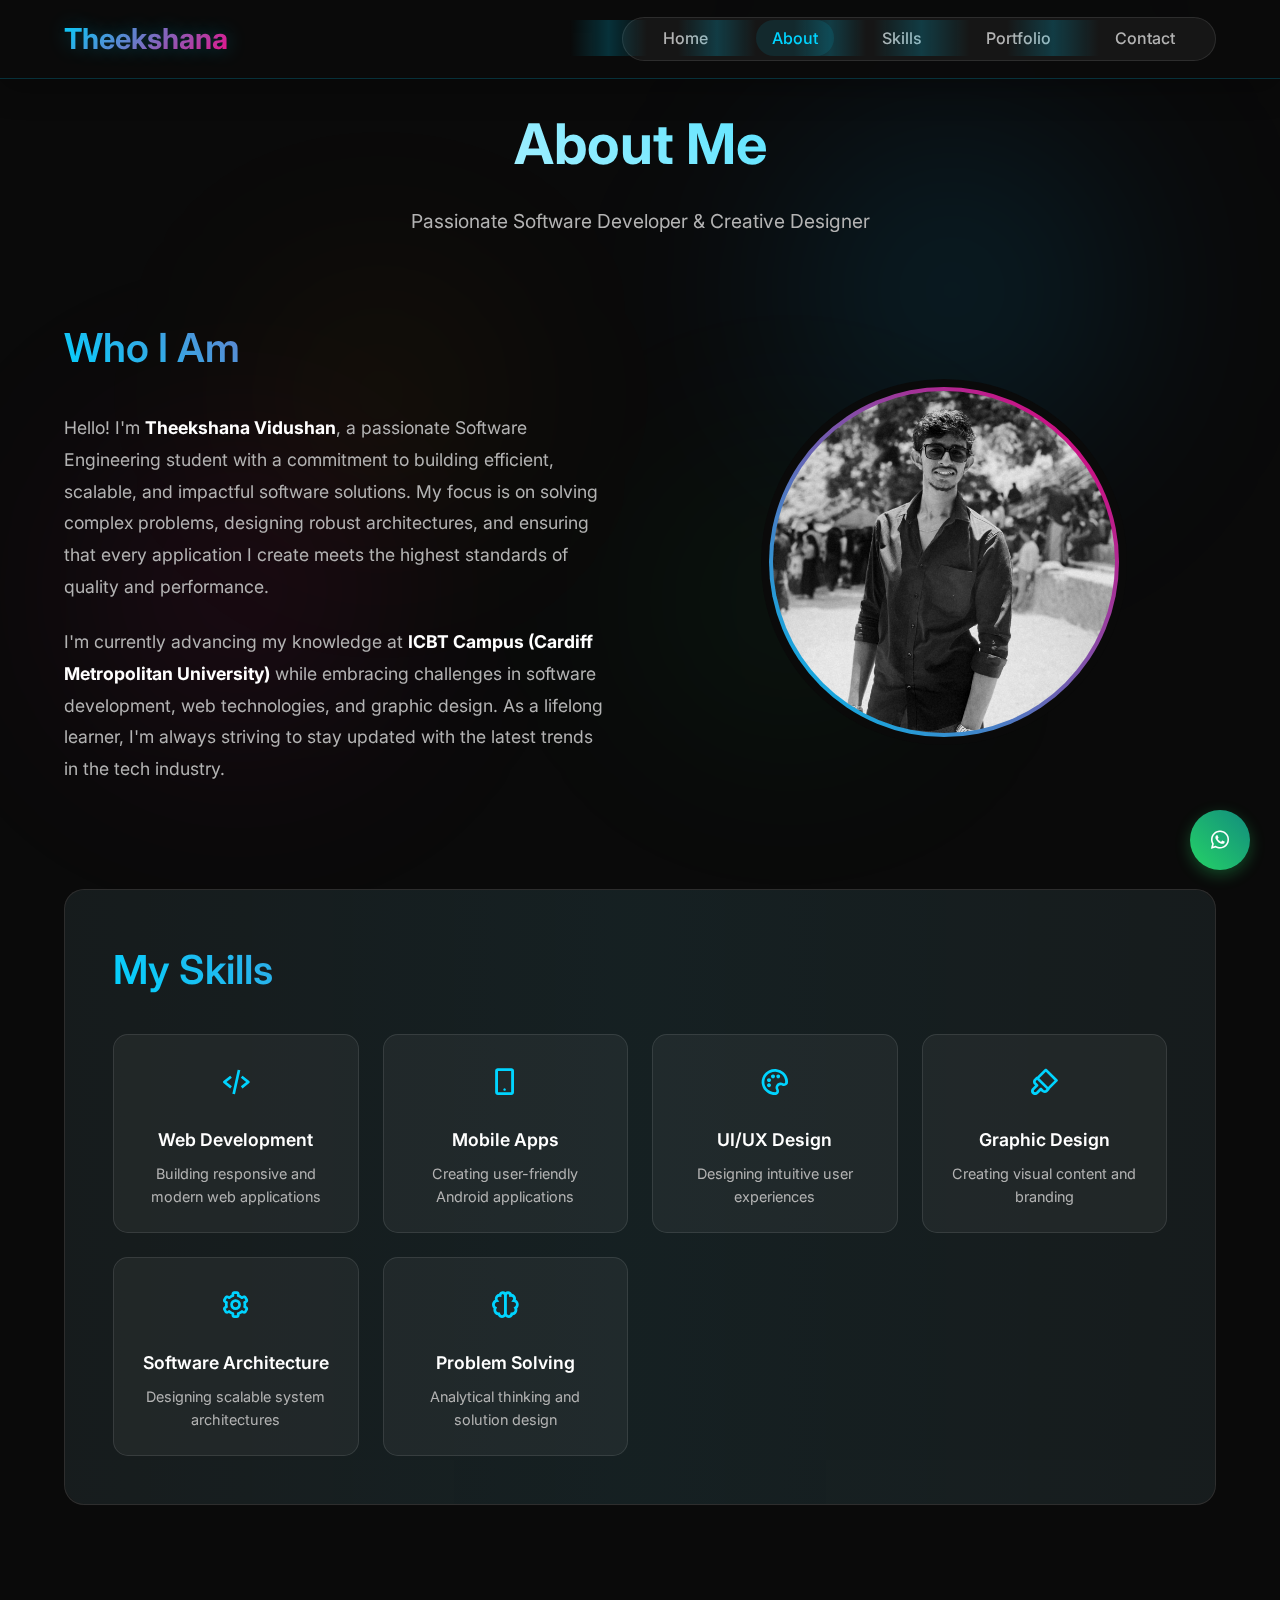
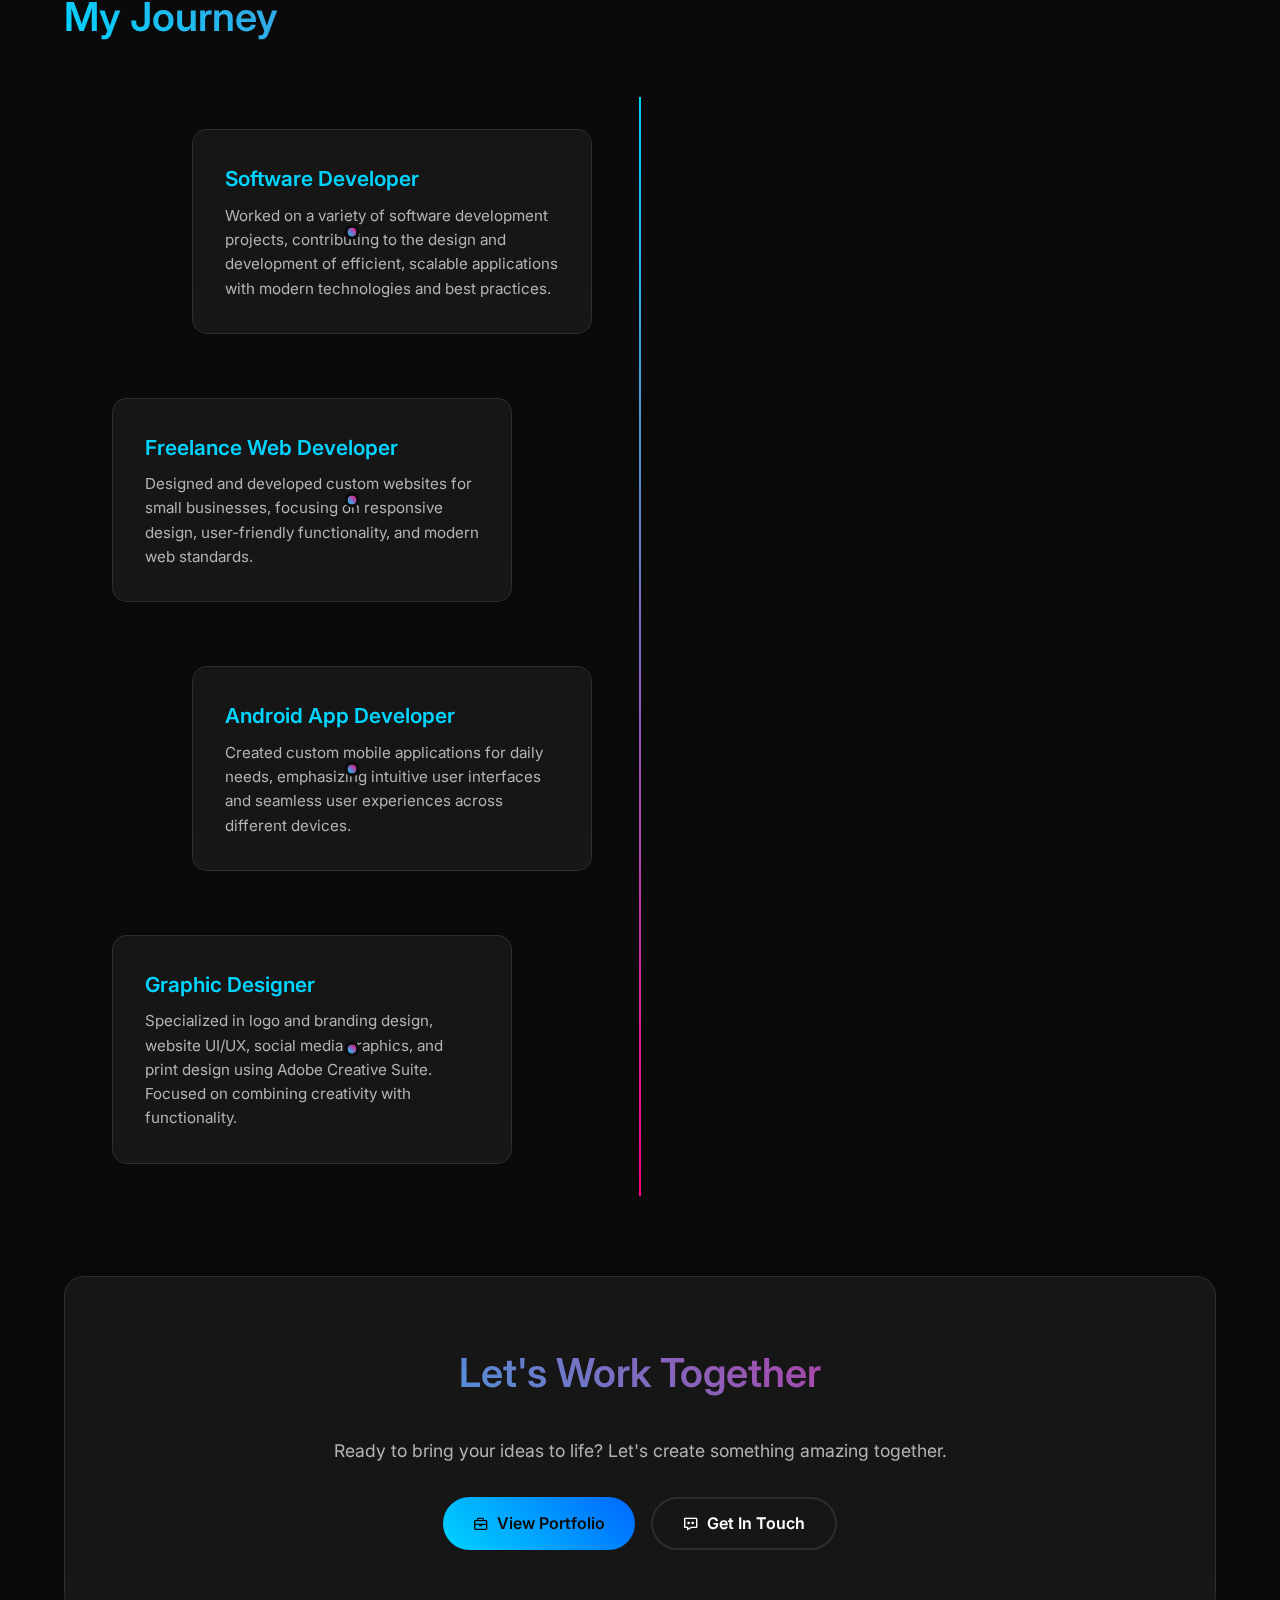
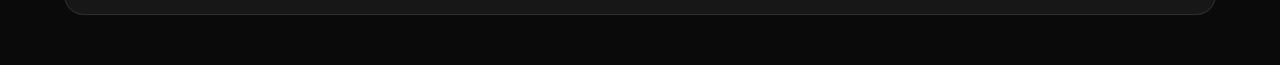
<file: about.html>
<!DOCTYPE html>
<html lang="en">
<head>
    <meta charset="UTF-8">
    <meta name="viewport" content="width=device-width, initial-scale=1.0">
    <title>About Me - Theekshana Vidushan</title>
    <link rel="stylesheet" href="https://cdn.jsdelivr.net/npm/boxicons@latest/css/boxicons.min.css">
    <style>
        @import url('https://fonts.googleapis.com/css2?family=Inter:wght@300;400;500;600;700&display=swap');

        :root {
            --primary-color: #00d4ff;
            --secondary-color: #0066ff;
            --accent-color: #ff0080;
            --text-primary: #ffffff; 
            --text-secondary: #b3b3b3;
            --bg-primary: #0a0a0a;
            --bg-secondary: #111111; 
            --bg-card: rgba(255, 255, 255, 0.05); 
            --border-color: rgba(255, 255, 255, 0.1); 
        }

        * {
            margin: 0;
            padding: 0;
            box-sizing: border-box;
        }

        body {  
            font-family: 'Inter', sans-serif;
            background: var(--bg-primary);
            color: var(--text-primary);
            line-height: 1.6;
            overflow-x: hidden;
        }

        /* Enhanced Animated Background */
        .animated-bg {
            position: fixed;
            top: 0;
            left: 0;
            width: 100%;
            height: 100%;
            z-index: -1;
            overflow: hidden;
        }

        .bg-element {
            position: absolute;
            border-radius: 50%;
            filter: blur(100px);
            animation: morphFloat 8s ease-in-out infinite;
        }

        .bg-element:nth-child(1) {
            width: 400px;
            height: 400px;
            top: 10%;
            right: 10%;
            background: radial-gradient(circle, rgba(0, 212, 255, 0.15) 0%, rgba(0, 102, 255, 0.05) 70%);
            animation-delay: 0s;
        }

        .bg-element:nth-child(2) {
            width: 350px;
            height: 350px;
            bottom: 15%;
            left: 5%;
            background: radial-gradient(circle, rgba(255, 0, 128, 0.12) 0%, rgba(188, 42, 141, 0.04) 70%);
            animation-delay: 3s;
        }

        .bg-element:nth-child(3) {
            width: 300px;
            height: 300px;
            top: 50%;
            left: 50%;
            background: radial-gradient(circle, rgba(0, 255, 128, 0.08) 0%, rgba(37, 211, 102, 0.03) 70%);
            animation-delay: 6s;
        }

        .bg-element:nth-child(4) {
            width: 250px;
            height: 250px;
            top: 30%;
            left: 20%;
            background: radial-gradient(circle, rgba(255, 128, 0, 0.1) 0%, rgba(255, 165, 0, 0.03) 70%);
            animation-delay: 2s;
        }

        @keyframes morphFloat {
            0%, 100% { 
                transform: translateY(0px) translateX(0px) scale(1) rotate(0deg);
                border-radius: 50% 40% 60% 30%;
            }
            25% { 
                transform: translateY(-30px) translateX(20px) scale(1.1) rotate(90deg);
                border-radius: 30% 60% 40% 70%;
            }
            50% { 
                transform: translateY(-10px) translateX(-15px) scale(0.9) rotate(180deg);
                border-radius: 70% 30% 50% 60%;
            }
            75% { 
                transform: translateY(20px) translateX(10px) scale(1.05) rotate(270deg);
                border-radius: 40% 70% 30% 50%;
            }
        }

        /* Enhanced Header with Glassmorphism */
        .header {
            position: fixed;
            top: 0;
            left: 0;
            width: 100%;
            padding: 1rem 5%;
            background: rgba(10, 10, 10, 0.8);
            backdrop-filter: blur(20px);
            border-bottom: 1px solid rgba(0, 212, 255, 0.2);
            box-shadow: 0 8px 32px rgba(0, 0, 0, 0.3);
            z-index: 1000;
            transition: all 0.3s ease;
        }

        .header.scrolled {
            background: rgba(5, 5, 5, 0.95);
            border-bottom-color: rgba(0, 212, 255, 0.4);
        }

        .navbar {
            display: flex;
            align-items: center;
            justify-content: space-between;
            max-width: 1400px;
            margin: 0 auto;
        }

        .logo {
            font-size: 1.8rem;
            font-weight: 700;
            background: linear-gradient(135deg, var(--primary-color), var(--accent-color));
            background-clip: text;
            -webkit-background-clip: text;
            -webkit-text-fill-color: transparent;
            transition: all 0.3s ease;
            text-shadow: 0 0 20px rgba(0, 212, 255, 0.3);
            cursor: pointer;
        }

        .logo:hover {
            filter: brightness(1.2);
            transform: scale(1.05);
        }

        /* Enhanced Navigation */
        .nav-menu {
            display: flex;
            list-style: none;
            gap: 2rem;
            background: rgba(255, 255, 255, 0.05);
            padding: 0.5rem 1.5rem;
            border-radius: 50px;
            border: 1px solid rgba(255, 255, 255, 0.1);
            backdrop-filter: blur(10px);
        }

        .nav-link {
            color: var(--text-secondary);
            text-decoration: none;
            font-weight: 500;
            padding: 0.5rem 1rem;
            border-radius: 25px;
            transition: all 0.3s ease;
            position: relative;
            overflow: hidden;
        }

        .nav-link.active {
            color: var(--primary-color);
            background: rgba(0, 212, 255, 0.1);
        }

        .nav-link::before {
            content: '';
            position: absolute;
            top: 0;
            left: -100%;
            width: 100%;
            height: 100%;
            background: linear-gradient(90deg, transparent, rgba(0, 212, 255, 0.2), transparent);
            transition: left 0.5s ease;
        }

        .nav-link:hover::before {
            left: 100%;
        }

        .nav-link:hover {
            color: var(--primary-color);
            background: rgba(0, 212, 255, 0.1);
            transform: translateY(-2px);
        }

        .menu-toggle {
            display: none;
            flex-direction: column;
            cursor: pointer;
            gap: 4px;
        }

        .menu-toggle span {
            width: 25px;
            height: 3px;
            background: var(--text-primary);
            transition: all 0.3s ease;
        }

        /* Main Container */
        .main-container {
            min-height: 100vh;
            padding: 100px 5% 50px;
        }

        .container {
            max-width: 1400px;
            margin: 0 auto;
        }

        /* Hero Section */
        .hero-section {
            text-align: center;
            margin-bottom: 80px;
            animation: slideInUp 1s ease-out;
        }

        .hero-title {
            font-size: 3.5rem;
            font-weight: 700;
            margin-bottom: 1rem;
            background: linear-gradient(45deg, var(--text-primary), var(--primary-color));
            background-clip: text;
            -webkit-background-clip: text;
            -webkit-text-fill-color: transparent;
        }

        .hero-subtitle {
            font-size: 1.2rem;
            color: var(--text-secondary);
            margin-bottom: 2rem;
        }

        /* About Content Grid */
        .about-grid {
            display: grid;
            grid-template-columns: 1fr 1fr;
            gap: 4rem;
            align-items: center;
            margin-bottom: 80px;
        }

        .about-content {
            animation: slideInLeft 1s ease-out 0.2s both;
        }

        .about-image {
            animation: slideInRight 1s ease-out 0.2s both;
            display: flex;
            justify-content: center;
        }

        .profile-image {
            position: relative;
            width: 350px;
            height: 350px;
        }

        .profile-image img {
            width: 100%;
            height: 100%;
            object-fit: cover;
            border-radius: 50%;
            border: 4px solid transparent;
            background: linear-gradient(45deg, var(--primary-color), var(--accent-color)) border-box;
            transition: all 0.4s ease;
            filter: brightness(0.9) contrast(1.1);
        }

        .profile-image::before {
            content: '';
            position: absolute;
            top: -15px;
            left: -15px;
            right: -15px;
            bottom: -15px;
            border-radius: 50%;
            background: conic-gradient(from 0deg, var(--primary-color), var(--accent-color), var(--secondary-color), var(--primary-color));
            z-index: -1;
            opacity: 0;
            transition: all 0.4s ease;
            animation: rotate 4s linear infinite;
        }

        .profile-image::after {
            content: '';
            position: absolute;
            top: -8px;
            left: -8px;
            right: -8px;
            bottom: -8px;
            border-radius: 50%;
            background: var(--bg-primary);
            z-index: -1;
        }

        .profile-image:hover::before {
            opacity: 1;
            transform: scale(1.05);
        }

        .profile-image:hover img {
            transform: scale(1.05);
            filter: brightness(1.1) contrast(1.2);
        }

        @keyframes rotate {
            from { transform: rotate(0deg); }
            to { transform: rotate(360deg); }
        }

        .section-title {
            font-size: 2.5rem;
            font-weight: 600;
            margin-bottom: 2rem;
            background: linear-gradient(45deg, var(--primary-color), var(--accent-color));
            background-clip: text;
            -webkit-background-clip: text;
            -webkit-text-fill-color: transparent;
        }

        .about-text {
            font-size: 1.1rem;
            color: var(--text-secondary);
            line-height: 1.8;
            margin-bottom: 1.5rem;
        }

        .about-text strong {
            color: var(--text-primary);
        }

        /* Skills Section */
        .skills-section {
            background: var(--bg-card);
            border: 1px solid var(--border-color);
            border-radius: 20px;
            padding: 3rem;
            margin-bottom: 80px;
            backdrop-filter: blur(20px);
            position: relative;
            overflow: hidden;
            animation: slideInUp 1s ease-out 0.4s both;
        }

        .skills-section::before {
            content: '';
            position: absolute;
            top: -50%;
            left: -50%;
            width: 200%;
            height: 200%;
            background: linear-gradient(45deg, transparent, rgba(0, 212, 255, 0.05), transparent);
            transform: rotate(45deg);
            animation: shimmer 3s linear infinite;
        }

        @keyframes shimmer {
            0% { transform: translateX(-100%) translateY(-100%) rotate(45deg); }
            100% { transform: translateX(100%) translateY(100%) rotate(45deg); }
        }

        .skills-grid {
            display: grid;
            grid-template-columns: repeat(auto-fit, minmax(200px, 1fr));
            gap: 1.5rem;
            margin-top: 2rem;
            position: relative;
            z-index: 2;
        }

        .skill-item {
            background: rgba(255, 255, 255, 0.05);
            border: 1px solid var(--border-color);
            border-radius: 15px;
            padding: 1.5rem;
            text-align: center;
            transition: all 0.3s ease;
            position: relative;
            overflow: hidden;
        }

        .skill-item:hover {
            transform: translateY(-5px);
            background: rgba(0, 212, 255, 0.1);
            border-color: rgba(0, 212, 255, 0.3);
            box-shadow: 0 10px 30px rgba(0, 212, 255, 0.2);
        }

        .skill-item::before {
            content: '';
            position: absolute;
            top: 0;
            left: -100%;
            width: 100%;
            height: 100%;
            background: linear-gradient(90deg, transparent, rgba(255, 255, 255, 0.1), transparent);
            transition: left 0.5s ease;
        }

        .skill-item:hover::before {
            left: 100%;
        }

        .skill-icon {
            font-size: 2rem;
            color: var(--primary-color);
            margin-bottom: 1rem;
        }

        .skill-title {
            font-size: 1.1rem;
            font-weight: 600;
            color: var(--text-primary);
            margin-bottom: 0.5rem;
        }

        .skill-desc {
            font-size: 0.9rem;
            color: var(--text-secondary);
        }

        /* Experience Timeline */
        .experience-section {
            margin-bottom: 80px;
            animation: slideInUp 1s ease-out 0.6s both;
        }

        .timeline {
            position: relative;
            margin: 3rem 0;
        }

        .timeline::before {
            content: '';
            position: absolute;
            left: 50%;
            top: 0;
            bottom: 0;
            width: 2px;
            background: linear-gradient(to bottom, var(--primary-color), var(--accent-color));
            transform: translateX(-50%);
        }

        .timeline-item {
            display: flex;
            justify-content: flex-end;
            padding: 2rem 0;
            position: relative;
            width: 50%;
        }

        .timeline-item:nth-child(even) {
            align-self: flex-end;
            justify-content: flex-start;
            padding-left: 3rem;
        }

        .timeline-item:nth-child(odd) {
            padding-right: 3rem;
        }

        .timeline-content {
            background: var(--bg-card);
            backdrop-filter: blur(20px);
            border: 1px solid var(--border-color);
            border-radius: 15px;
            padding: 2rem;
            position: relative;
            transition: all 0.3s ease;
            max-width: 400px;
        }

        .timeline-content:hover {
            transform: scale(1.02);
            background: rgba(0, 212, 255, 0.1);
            box-shadow: 0 20px 40px rgba(0, 212, 255, 0.1);
        }

        .timeline-dot {
            position: absolute;
            left: 50%;
            top: 50%;
            transform: translate(-50%, -50%);
            width: 15px;
            height: 15px;
            background: linear-gradient(45deg, var(--primary-color), var(--accent-color));
            border-radius: 50%;
            border: 3px solid var(--bg-primary);
            z-index: 10;
        }

        .timeline-title {
            font-size: 1.3rem;
            font-weight: 600;
            color: var(--primary-color);
            margin-bottom: 0.5rem;
        }

        .timeline-text {
            color: var(--text-secondary);
            font-size: 0.95rem;
            line-height: 1.6;
        }

        /* CTA Section */
        .cta-section {
            text-align: center;
            background: var(--bg-card);
            border: 1px solid var(--border-color);
            border-radius: 20px;
            padding: 4rem 2rem;
            backdrop-filter: blur(20px);
            animation: slideInUp 1s ease-out 0.8s both;
        }

        .cta-buttons {
            display: flex;
            gap: 1rem;
            justify-content: center;
            margin-top: 2rem;
        }

        .btn {
            padding: 12px 30px;
            border: none;
            border-radius: 50px;
            font-weight: 600;
            text-decoration: none;
            transition: all 0.3s ease;
            cursor: pointer;
            display: inline-flex;
            align-items: center;
            gap: 8px;
            position: relative;
            overflow: hidden;
        }

        .btn-primary {
            background: linear-gradient(45deg, var(--primary-color), var(--secondary-color));
            color: var(--bg-primary);
        }

        .btn-primary:hover {
            transform: translateY(-2px);
            box-shadow: 0 10px 30px rgba(0, 212, 255, 0.3);
        }

        .btn-secondary {
            background: transparent;
            color: var(--text-primary);
            border: 2px solid var(--border-color);
        }

        .btn-secondary:hover {
            border-color: var(--primary-color);
            color: var(--primary-color);
        }

        .btn::before {
            content: '';
            position: absolute;
            top: 0;
            left: -100%;
            width: 100%;
            height: 100%;
            background: linear-gradient(90deg, transparent, rgba(255, 255, 255, 0.2), transparent);
            transition: left 0.5s ease;
        }

        .btn:hover::before {
            left: 100%;
        }

        /* WhatsApp Float */
        .whatsapp-float {
            position: fixed;
            bottom: 30px;
            right: 30px;
            width: 60px;
            height: 60px;
            background: linear-gradient(45deg, #25d366, #128C7E);
            border-radius: 50%;
            display: flex;
            align-items: center;
            justify-content: center;
            color: white;
            text-decoration: none;
            font-size: 1.5rem;
            z-index: 1000;
            transition: all 0.3s ease;
            box-shadow: 0 5px 15px rgba(37, 211, 102, 0.3);
        }

        .whatsapp-float:hover {
            transform: scale(1.1);
            box-shadow: 0 8px 25px rgba(37, 211, 102, 0.5);
        }

        /* Animations */
        @keyframes slideInUp {
            from {
                opacity: 0;
                transform: translateY(50px);
            }
            to {
                opacity: 1;
                transform: translateY(0);
            }
        }

        @keyframes slideInLeft {
            from {
                opacity: 0;
                transform: translateX(-100px);
            }
            to {
                opacity: 1;
                transform: translateX(0);
            }
        }

        @keyframes slideInRight {
            from {
                opacity: 0;
                transform: translateX(100px);
            }
            to {
                opacity: 1;
                transform: translateX(0);
            }
        }

        /* Responsive Design */
        @media (max-width: 1024px) {
            .about-grid {
                grid-template-columns: 1fr;
                gap: 3rem;
                text-align: center;
            }
            
            .profile-image {
                width: 300px;
                height: 300px;
            }
            
            .hero-title {
                font-size: 3rem;
            }
        }

        @media (max-width: 768px) {
            .menu-toggle {
                display: flex;
            }

            .nav-menu {
                position: fixed;
                top: 80px;
                right: -100%;
                width: 300px;
                height: calc(100vh - 80px);
                background: rgba(0, 0, 0, 0.95);
                backdrop-filter: blur(10px);
                flex-direction: column;
                padding: 2rem;
                transition: right 0.3s ease;
                border-radius: 0;
            }

            .nav-menu.active {
                right: 0;
            }

            .nav-link {
                padding: 1rem 0;
                border-bottom: 1px solid var(--border-color);
                border-radius: 0;
            }

            .main-container {
                padding: 100px 3% 50px;
            }

            .hero-title {
                font-size: 2.5rem;
            }

            .profile-image {
                width: 250px;
                height: 250px;
            }

            .timeline::before {
                left: 20px;
            }

            .timeline-item {
                width: 100%;
                padding-left: 60px !important;
                padding-right: 0 !important;
                justify-content: flex-start !important;
            }

            .timeline-dot {
                left: 20px;
            }

            .skills-grid {
                grid-template-columns: repeat(auto-fit, minmax(150px, 1fr));
            }

            .cta-buttons {
                flex-direction: column;
                align-items: center;
            }
        }

        @media (max-width: 480px) {
            .main-container {
                padding: 100px 1rem 50px;
            }

            .hero-title {
                font-size: 2rem;
            }

            .section-title {
                font-size: 2rem;
            }

            .profile-image {
                width: 200px;
                height: 200px;
            }

            .skills-section,
            .cta-section {
                padding: 2rem 1rem;
            }

            .whatsapp-float {
                width: 50px;
                height: 50px;
                bottom: 20px;
                right: 20px;
            }
        }

        /* Menu toggle animation */
        .menu-toggle.active span:nth-child(1) {
            transform: rotate(45deg) translate(6px, 6px);
        }

        .menu-toggle.active span:nth-child(2) {
            opacity: 0;
        }

        .menu-toggle.active span:nth-child(3) {
            transform: rotate(-45deg) translate(6px, -6px);
        }
    </style>
</head>
<body>
    <!-- Animated Background -->
    <div class="animated-bg">
        <div class="bg-element"></div>
        <div class="bg-element"></div>
        <div class="bg-element"></div>
        <div class="bg-element"></div>
    </div>

    <!-- Header -->
    <header class="header">
        <nav class="navbar">
            <div class="logo">Theekshana</div>
            <ul class="nav-menu" id="nav-menu">
                <li><a href="index.html" class="nav-link">Home</a></li>
                <li><a href="about.html" class="nav-link active">About</a></li>
                <li><a href="Services.html" class="nav-link">Skills</a></li>
                <li><a href="Portforlio.html" class="nav-link">Portfolio</a></li>
                <li><a href="contactus.html" class="nav-link">Contact</a></li>
            </ul>
            <div class="menu-toggle" id="menu-toggle">
                <span></span>
                <span></span>
                <span></span>
            </div>
        </nav>
    </header>

    <!-- Main Content -->
    <main class="main-container">
        <div class="container">
            <!-- Hero Section -->
            <section class="hero-section">
                <h1 class="hero-title">About Me</h1>
                <p class="hero-subtitle">Passionate Software Developer & Creative Designer</p>
            </section>

            <!-- About Grid -->
            <section class="about-grid">
                <div class="about-content">
                    <h2 class="section-title">Who I Am</h2>
                    <p class="about-text">
                        Hello! I'm <strong>Theekshana Vidushan</strong>, a passionate Software Engineering student with a commitment to building efficient, scalable, and impactful software solutions. My focus is on solving complex problems, designing robust architectures, and ensuring that every application I create meets the highest standards of quality and performance.
                    </p>
                    <p class="about-text">
                        I'm currently advancing my knowledge at <strong>ICBT Campus (Cardiff Metropolitan University)</strong> while embracing challenges in software development, web technologies, and graphic design. As a lifelong learner, I'm always striving to stay updated with the latest trends in the tech industry.
                    </p>
                </div>

                <div class="about-image">
                    <div class="profile-image">
                        <img src="pp1.jpg" alt="Theekshana Vidushan">
                    </div>
                </div>
            </section>

            <!-- Skills Section -->
            <section class="skills-section">
                <h2 class="section-title">My Skills</h2>
                <div class="skills-grid">
                    <div class="skill-item">
                        <div class="skill-icon">
                            <i class='bx bx-code-alt'></i>
                        </div>
                        <h3 class="skill-title">Web Development</h3>
                        <p class="skill-desc">Building responsive and modern web applications</p>
                    </div>
                    <div class="skill-item">
                        <div class="skill-icon">
                            <i class='bx bx-mobile-alt'></i>
                        </div>
                        <h3 class="skill-title">Mobile Apps</h3>
                        <p class="skill-desc">Creating user-friendly Android applications</p>
                    </div>
                    <div class="skill-item">
                        <div class="skill-icon">
                            <i class='bx bx-palette'></i>
                        </div>
                        <h3 class="skill-title">UI/UX Design</h3>
                        <p class="skill-desc">Designing intuitive user experiences</p>
                    </div>
                    <div class="skill-item">
                        <div class="skill-icon">
                            <i class='bx bx-brush'></i>
                        </div>
                        <h3 class="skill-title">Graphic Design</h3>
                        <p class="skill-desc">Creating visual content and branding</p>
                    </div>
                    <div class="skill-item">
                        <div class="skill-icon">
                            <i class='bx bx-cog'></i>
                        </div>
                        <h3 class="skill-title">Software Architecture</h3>
                        <p class="skill-desc">Designing scalable system architectures</p>
                    </div>
                    <div class="skill-item">
                        <div class="skill-icon">
                            <i class='bx bx-brain'></i>
                        </div>
                        <h3 class="skill-title">Problem Solving</h3>
                        <p class="skill-desc">Analytical thinking and solution design</p>
                    </div>
                </div>
            </section>

            <!-- Experience Timeline -->
            <section class="experience-section">
                <h2 class="section-title">My Journey</h2>
                <div class="timeline">
                    <div class="timeline-item">
                        <div class="timeline-content">
                            <h3 class="timeline-title">Software Developer</h3>
                            <p class="timeline-text">Worked on a variety of software development projects, contributing to the design and development of efficient, scalable applications with modern technologies and best practices.</p>
                        </div>
                        <div class="timeline-dot"></div>
                    </div>

                    <div class="timeline-item">
                        <div class="timeline-content">
                            <h3 class="timeline-title">Freelance Web Developer</h3>
                            <p class="timeline-text">Designed and developed custom websites for small businesses, focusing on responsive design, user-friendly functionality, and modern web standards.</p>
                        </div>
                        <div class="timeline-dot"></div>
                    </div>

                    <div class="timeline-item">
                        <div class="timeline-content">
                            <h3 class="timeline-title">Android App Developer</h3>
                            <p class="timeline-text">Created custom mobile applications for daily needs, emphasizing intuitive user interfaces and seamless user experiences across different devices.</p>
                        </div>
                        <div class="timeline-dot"></div>
                    </div>

                    <div class="timeline-item">
                        <div class="timeline-content">
                            <h3 class="timeline-title">Graphic Designer</h3>
                            <p class="timeline-text">Specialized in logo and branding design, website UI/UX, social media graphics, and print design using Adobe Creative Suite. Focused on combining creativity with functionality.</p>
                        </div>
                        <div class="timeline-dot"></div>
                    </div>
                </div>
            </section>

            <!-- Call to Action Section -->
            <section class="cta-section">
                <h2 class="section-title">Let's Work Together</h2>
                <p style="color: var(--text-secondary); margin-bottom: 2rem; font-size: 1.1rem;">
                    Ready to bring your ideas to life? Let's create something amazing together.
                </p>
                <div class="cta-buttons">
                    <a href="Portfolio.html" class="btn btn-primary">
                        <i class='bx bx-briefcase'></i>
                        View Portfolio
                    </a>
                    <a href="contactus.html" class="btn btn-secondary">
                        <i class='bx bx-message-dots'></i>
                        Get In Touch
                    </a>
                </div>
            </section>
        </div>
    </main>

    <!-- WhatsApp Float -->
    <a href="https://wa.me/+94717970580" target="_blank" class="whatsapp-float">
        <i class='bx bxl-whatsapp'></i>
    </a>

    <script>
        // Mobile menu toggle
        const menuToggle = document.getElementById('menu-toggle');
        const navMenu = document.getElementById('nav-menu');

        menuToggle.addEventListener('click', () => {
            menuToggle.classList.toggle('active');
            navMenu.classList.toggle('active');
        });

        // Close menu when clicking outside
        document.addEventListener('click', (e) => {
            if (!menuToggle.contains(e.target) && !navMenu.contains(e.target)) {
                menuToggle.classList.remove('active');
                navMenu.classList.remove('active');
            }
        });

        // Header scroll effect
        window.addEventListener('scroll', () => {
            const header = document.querySelector('.header');
            if (window.scrollY > 100) {
                header.classList.add('scrolled');
            } else {
                header.classList.remove('scrolled');
            }
        });

        // Smooth scrolling for anchor links
        document.querySelectorAll('a[href^="#"]').forEach(anchor => {
            anchor.addEventListener('click', function (e) {
                e.preventDefault();
                const target = document.querySelector(this.getAttribute('href'));
                if (target) {
                    target.scrollIntoView({
                        behavior: 'smooth',
                        block: 'start'
                    });
                }
            });
        });

        // Add scroll-triggered animations
        const observerOptions = {
            threshold: 0.1,
            rootMargin: '0px 0px -50px 0px'
        };

        const observer = new IntersectionObserver((entries) => {
            entries.forEach(entry => {
                if (entry.isIntersecting) {
                    entry.target.style.opacity = '1';
                    entry.target.style.transform = 'translateY(0)';
                }
            });
        }, observerOptions);

        // Observe elements for animation
        document.querySelectorAll('.skill-item, .timeline-item').forEach(el => {
            observer.observe(el);
        });

        // Add hover sound effects (optional)
        document.querySelectorAll('.btn, .skill-item, .timeline-content').forEach(element => {
            element.addEventListener('mouseenter', () => {
                element.style.transition = 'all 0.3s cubic-bezier(0.4, 0, 0.2, 1)';
            });
        });

        // Parallax effect for background elements
        window.addEventListener('scroll', () => {
            const scrolled = window.pageYOffset;
            const parallaxElements = document.querySelectorAll('.bg-element');
            
            parallaxElements.forEach((element, index) => {
                const speed = 0.5 + (index * 0.1);
                element.style.transform = `translateY(${scrolled * speed}px)`;
            });
        });
    </script>
</body>
</html>
</file>
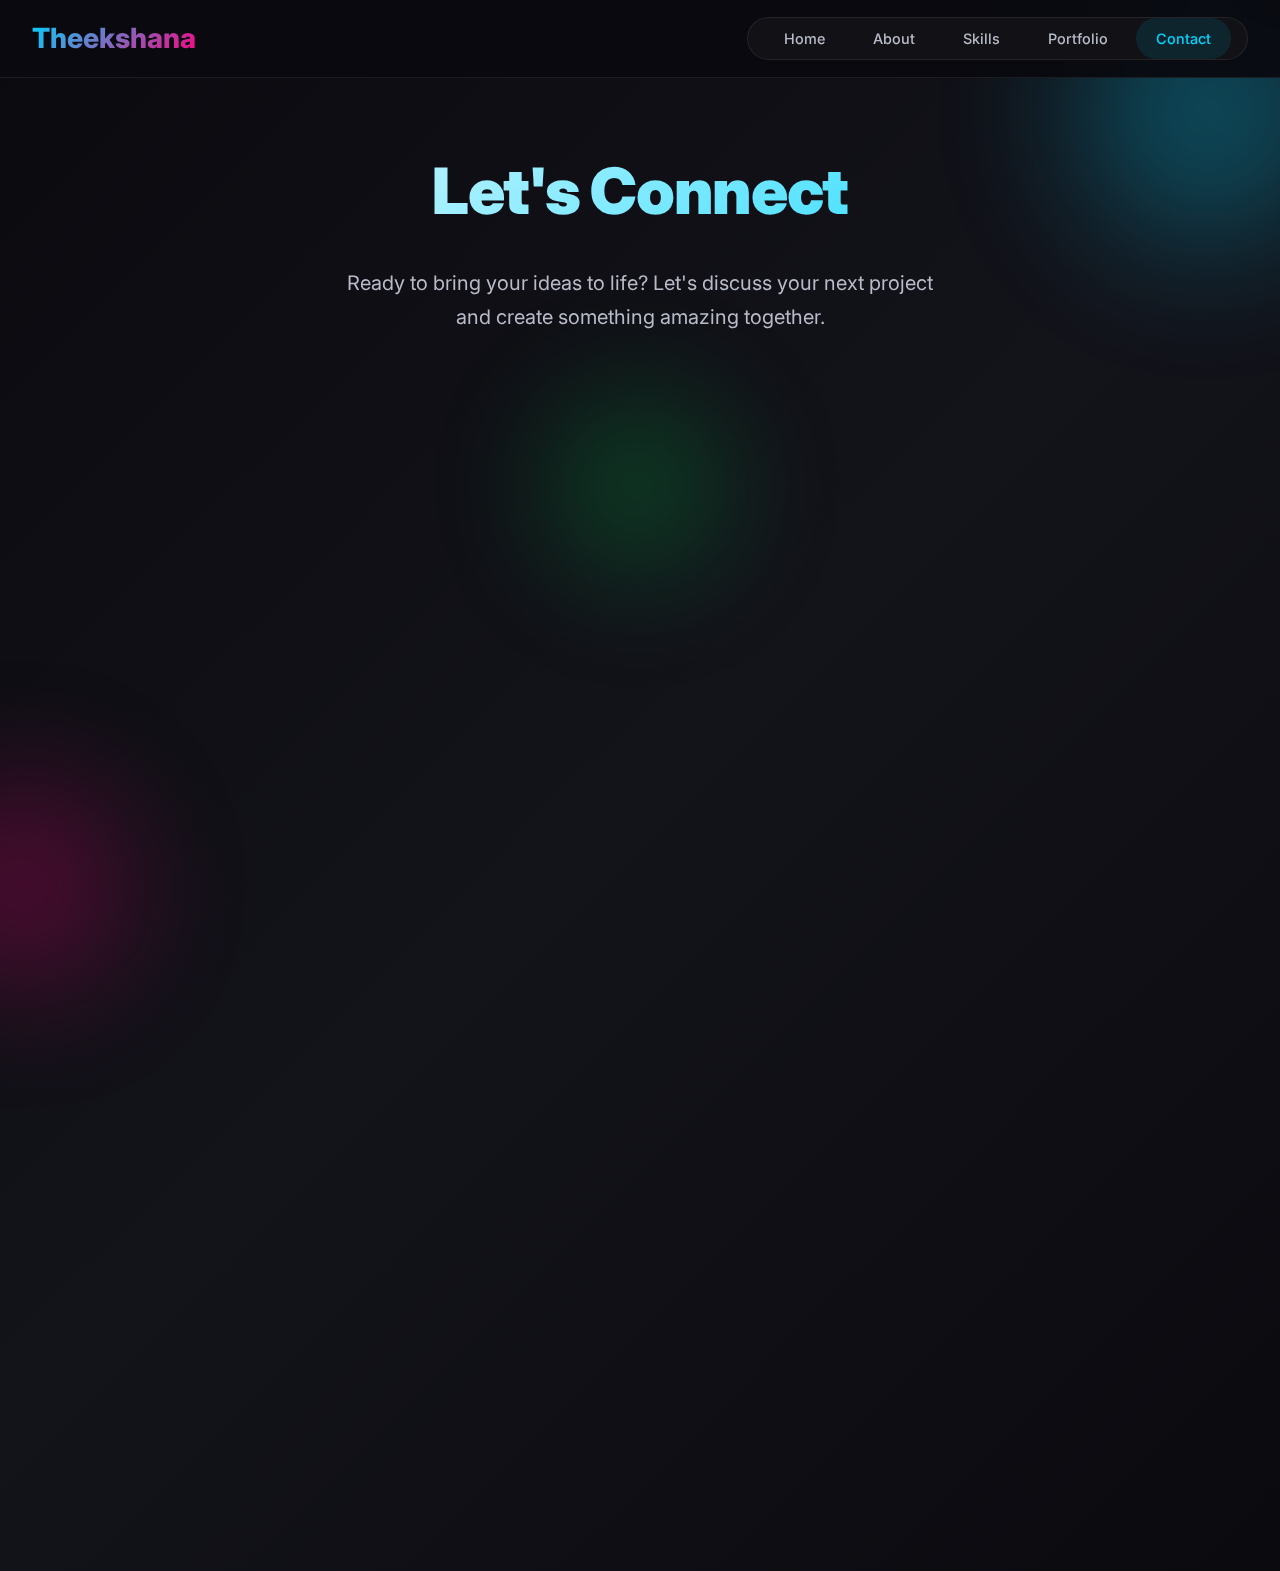
<file: contactus.html>
<!DOCTYPE html>
<html lang="en">
<head>
    <meta charset="UTF-8">
    <meta name="viewport" content="width=device-width, initial-scale=1.0">
    <title>Contact - Theekshana Vidushan</title>
    <link rel="stylesheet" href="https://cdnjs.cloudflare.com/ajax/libs/font-awesome/6.4.2/css/all.min.css">
    <style>
        @import url('https://fonts.googleapis.com/css2?family=Inter:wght@300;400;500;600;700;800;900&display=swap');

        :root {
            --primary: #00D4FF;
            --secondary: #0066FF; 
            --accent: #FF0080;
            --success: #00C851;
            --warning: #FFB900;
            --danger: #FF3547;
            
            --text-primary: #FFFFFF;
            --text-secondary: #B8BCC8;
            --text-muted: #6C7293;
            
            --bg-primary: #0A0A0F;
            --bg-secondary: #13131A;
            --bg-tertiary: #1A1A24;
            --bg-card: rgba(255, 255, 255, 0.03);
            --bg-card-hover: rgba(255, 255, 255, 0.08);
            
            --border-light: rgba(255, 255, 255, 0.08);
            --border-medium: rgba(255, 255, 255, 0.15);
            --border-accent: rgba(0, 212, 255, 0.3);
            
            --shadow-sm: 0 4px 6px rgba(0, 0, 0, 0.1);
            --shadow-md: 0 10px 25px rgba(0, 0, 0, 0.2);
            --shadow-lg: 0 20px 40px rgba(0, 0, 0, 0.3);
            --shadow-glow: 0 0 30px rgba(0, 212, 255, 0.2);
            
            --radius-sm: 8px;
            --radius-md: 16px;
            --radius-lg: 24px;
            --radius-xl: 32px;
            
            --transition-fast: 0.2s cubic-bezier(0.4, 0, 0.2, 1);
            --transition-normal: 0.3s cubic-bezier(0.4, 0, 0.2, 1);
            --transition-slow: 0.5s cubic-bezier(0.4, 0, 0.2, 1);
        }

        * {
            margin: 0;
            padding: 0;
            box-sizing: border-box;
        }

        body {
            font-family: 'Inter', -apple-system, BlinkMacSystemFont, sans-serif;
            background: linear-gradient(135deg, var(--bg-primary) 0%, var(--bg-secondary) 50%, var(--bg-primary) 100%);
            color: var(--text-primary);
            line-height: 1.6;
            overflow-x: hidden;
            min-height: 100vh;
            position: relative;
        }

        /* Dynamic Background */
        .bg-animation {
            position: fixed;
            top: 0;
            left: 0;
            width: 100vw;
            height: 100vh;
            z-index: -2;
            opacity: 0.4;
        }

        .bg-orb {
            position: absolute;
            border-radius: 50%;
            filter: blur(60px);
            animation: float 8s ease-in-out infinite;
        }

        .bg-orb:nth-child(1) {
            width: 400px;
            height: 400px;
            background: radial-gradient(circle, var(--primary) 0%, transparent 70%);
            top: -10%;
            right: -10%;
            animation-delay: 0s;
        }

        .bg-orb:nth-child(2) {
            width: 300px;
            height: 300px;
            background: radial-gradient(circle, var(--accent) 0%, transparent 70%);
            bottom: -15%;
            left: -10%;
            animation-delay: 4s;
        }

        .bg-orb:nth-child(3) {
            width: 250px;
            height: 250px;
            background: radial-gradient(circle, var(--success) 0%, transparent 70%);
            top: 40%;
            left: 40%;
            animation-delay: 2s;
        }

        @keyframes float {
            0%, 100% { transform: translate(0px, 0px) rotate(0deg) scale(1); }
            33% { transform: translate(30px, -30px) rotate(120deg) scale(1.1); }
            66% { transform: translate(-20px, 20px) rotate(240deg) scale(0.9); }
        }

        /* Header */
        .header {
            position: fixed;
            top: 0;
            left: 0;
            width: 100%;
            padding: 1rem 2rem;
            background: rgba(10, 10, 15, 0.95);
            backdrop-filter: blur(20px) saturate(1.8);
            border-bottom: 1px solid var(--border-light);
            z-index: 1000;
            transition: all var(--transition-normal);
        }

        .nav {
            display: flex;
            align-items: center;
            justify-content: space-between;
            max-width: 1400px;
            margin: 0 auto;
        }

        .logo {
            font-size: 1.75rem;
            font-weight: 800;
            background: linear-gradient(135deg, var(--primary), var(--accent));
            -webkit-background-clip: text;
            background-clip: text;
            -webkit-text-fill-color: transparent;
            text-decoration: none;
            transition: transform var(--transition-normal);
        }

        .logo:hover {
            transform: scale(1.05);
        }

        .nav-menu {
            display: flex;
            list-style: none;
            gap: 0.5rem;
            background: var(--bg-card);
            padding: 0.5rem 1rem;
            border-radius: 50px;
            border: 1px solid var(--border-light);
            backdrop-filter: blur(10px);
        }

        .nav-link {
            color: var(--text-secondary);
            text-decoration: none;
            padding: 0.75rem 1.25rem;
            border-radius: 25px;
            font-weight: 500;
            font-size: 0.9rem;
            transition: all var(--transition-normal);
            position: relative;
        }

        .nav-link:hover, .nav-link.active {
            color: var(--primary);
            background: rgba(0, 212, 255, 0.1);
            transform: translateY(-2px);
        }

        /* Main Content */
        .main-content {
            margin-top: 80px;
            padding: 60px 2rem;
            max-width: 1400px;
            margin-left: auto;
            margin-right: auto;
        }

        /* Hero Section */
        .hero {
            text-align: center;
            margin-bottom: 60px;
        }

        .hero h1 {
            font-size: clamp(2.5rem, 5vw, 4rem);
            font-weight: 900;
            margin-bottom: 1.5rem;
            background: linear-gradient(135deg, var(--text-primary), var(--primary));
            -webkit-background-clip: text;
            background-clip: text;
            -webkit-text-fill-color: transparent;
            letter-spacing: -0.02em;
        }

        .hero p {
            font-size: 1.25rem;
            color: var(--text-secondary);
            max-width: 600px;
            margin: 0 auto;
            line-height: 1.7;
        }

        /* Contact Grid */
        .contact-grid {
            display: grid;
            grid-template-columns: 1fr 1fr;
            gap: 4rem;
            margin-bottom: 4rem;
        }

        /* Contact Form */
        .contact-form {
            background: var(--bg-card);
            border: 1px solid var(--border-light);
            border-radius: var(--radius-lg);
            padding: 3rem;
            backdrop-filter: blur(20px);
            transition: all var(--transition-normal);
            position: relative;
            overflow: hidden;
        }

        .contact-form::before {
            content: '';
            position: absolute;
            top: 0;
            left: 0;
            right: 0;
            bottom: 0;
            background: linear-gradient(135deg, rgba(0, 212, 255, 0.03), rgba(255, 0, 128, 0.03));
            opacity: 0;
            transition: opacity var(--transition-normal);
        }

        .contact-form:hover::before {
            opacity: 1;
        }

        .contact-form:hover {
            border-color: var(--border-accent);
            box-shadow: var(--shadow-glow);
        }

        .form-title {
            font-size: 1.5rem;
            font-weight: 700;
            color: var(--text-primary);
            margin-bottom: 0.5rem;
            position: relative;
            z-index: 1;
        }

        .form-subtitle {
            color: var(--text-secondary);
            margin-bottom: 2rem;
            position: relative;
            z-index: 1;
        }

        .form-group {
            margin-bottom: 1.5rem;
            position: relative;
            z-index: 1;
        }

        .form-label {
            display: block;
            color: var(--text-primary);
            font-weight: 600;
            margin-bottom: 0.5rem;
            font-size: 0.9rem;
        }

        .form-input,
        .form-textarea {
            width: 100%;
            padding: 1rem;
            background: rgba(255, 255, 255, 0.05);
            border: 1px solid var(--border-light);
            border-radius: var(--radius-md);
            color: var(--text-primary);
            font-size: 1rem;
            transition: all var(--transition-normal);
            font-family: inherit;
        }

        .form-input::placeholder,
        .form-textarea::placeholder {
            color: var(--text-muted);
        }

        .form-input:focus,
        .form-textarea:focus {
            outline: none;
            border-color: var(--primary);
            box-shadow: 0 0 0 3px rgba(0, 212, 255, 0.1);
            background: rgba(255, 255, 255, 0.08);
        }

        .form-textarea {
            resize: vertical;
            min-height: 120px;
        }

        .submit-btn {
            width: 100%;
            padding: 1rem 2rem;
            background: linear-gradient(135deg, var(--primary), var(--secondary));
            border: none;
            border-radius: var(--radius-md);
            color: var(--text-primary);
            font-weight: 600;
            font-size: 1rem;
            cursor: pointer;
            transition: all var(--transition-normal);
            position: relative;
            overflow: hidden;
        }

        .submit-btn::before {
            content: '';
            position: absolute;
            top: 0;
            left: -100%;
            width: 100%;
            height: 100%;
            background: linear-gradient(90deg, transparent, rgba(255, 255, 255, 0.2), transparent);
            transition: left 0.6s ease;
        }

        .submit-btn:hover::before {
            left: 100%;
        }

        .submit-btn:hover {
            transform: translateY(-2px);
            box-shadow: 0 10px 30px rgba(0, 212, 255, 0.3);
        }

        /* Contact Info */
        .contact-info {
            display: flex;
            flex-direction: column;
            gap: 2rem;
        }

        .info-card {
            background: var(--bg-card);
            border: 1px solid var(--border-light);
            border-radius: var(--radius-lg);
            padding: 2rem;
            backdrop-filter: blur(20px);
            transition: all var(--transition-normal);
            display: flex;
            align-items: flex-start;
            gap: 1.5rem;
        }

        .info-card:hover {
            border-color: var(--border-accent);
            transform: translateY(-5px);
            box-shadow: var(--shadow-md);
        }

        .info-icon {
            width: 50px;
            height: 50px;
            background: linear-gradient(135deg, var(--primary), var(--secondary));
            border-radius: 50%;
            display: flex;
            align-items: center;
            justify-content: center;
            font-size: 1.25rem;
            color: var(--text-primary);
            flex-shrink: 0;
        }

        .info-content h3 {
            font-size: 1.1rem;
            font-weight: 600;
            color: var(--text-primary);
            margin-bottom: 0.5rem;
        }

        .info-content p {
            color: var(--text-secondary);
            line-height: 1.6;
        }

        .info-content a {
            color: var(--primary);
            text-decoration: none;
            transition: color var(--transition-normal);
        }

        .info-content a:hover {
            color: var(--accent);
        }

        /* FAQ Section */
        .faq-section {
            margin-top: 4rem;
        }

        .faq-title {
            font-size: 2rem;
            font-weight: 800;
            text-align: center;
            margin-bottom: 3rem;
            background: linear-gradient(135deg, var(--text-primary), var(--primary));
            -webkit-background-clip: text;
            background-clip: text;
            -webkit-text-fill-color: transparent;
        }

        .faq-grid {
            display: grid;
            grid-template-columns: repeat(auto-fit, minmax(350px, 1fr));
            gap: 1.5rem;
        }

        .faq-item {
            background: var(--bg-card);
            border: 1px solid var(--border-light);
            border-radius: var(--radius-md);
            padding: 1.5rem;
            cursor: pointer;
            transition: all var(--transition-normal);
            backdrop-filter: blur(10px);
        }

        .faq-item:hover {
            border-color: var(--border-accent);
            transform: translateY(-3px);
            box-shadow: var(--shadow-md);
        }

        .faq-question {
            font-weight: 600;
            color: var(--text-primary);
            margin-bottom: 0.5rem;
            display: flex;
            align-items: center;
            gap: 0.75rem;
        }

        .faq-icon {
            color: var(--primary);
        }

        .faq-answer {
            color: var(--text-secondary);
            line-height: 1.6;
            display: none;
            padding-top: 0.5rem;
            border-top: 1px solid var(--border-light);
            margin-top: 0.5rem;
            animation: fadeIn 0.3s ease;
        }

        @keyframes fadeIn {
            from { opacity: 0; transform: translateY(-10px); }
            to { opacity: 1; transform: translateY(0); }
        }

        .faq-item.active .faq-answer {
            display: block;
        }

        .faq-item.active .faq-question {
            color: var(--primary);
        }

        /* Success Message */
        .success-message {
            position: fixed;
            top: 50%;
            left: 50%;
            transform: translate(-50%, -50%);
            background: var(--success);
            color: white;
            padding: 1.5rem 2rem;
            border-radius: var(--radius-md);
            box-shadow: var(--shadow-lg);
            display: none;
            z-index: 9999;
            animation: slideIn 0.3s ease;
        }

        @keyframes slideIn {
            from { opacity: 0; transform: translate(-50%, -60%); }
            to { opacity: 1; transform: translate(-50%, -50%); }
        }

        /* Mobile Responsive */
        @media (max-width: 768px) {
            .nav-menu { 
                display: none; 
            }
            
            .main-content {
                padding: 40px 1rem;
            }
            
            .contact-grid {
                grid-template-columns: 1fr;
                gap: 2rem;
            }
            
            .contact-form {
                padding: 2rem;
            }
            
            .faq-grid {
                grid-template-columns: 1fr;
            }
        }

        /* Animations */
        .fade-in-up {
            animation: fadeInUp 0.8s ease-out forwards;
            opacity: 0;
        }

        @keyframes fadeInUp {
            from {
                opacity: 0;
                transform: translateY(30px);
            }
            to {
                opacity: 1;
                transform: translateY(0);
            }
        }

        .contact-form { animation-delay: 0.1s; }
        .contact-info { animation-delay: 0.2s; }
        .faq-section { animation-delay: 0.3s; }
    </style>
</head>
<body>
    <!-- Background Animation -->
    <div class="bg-animation">
        <div class="bg-orb"></div>
        <div class="bg-orb"></div>
        <div class="bg-orb"></div>
    </div>

    <!-- Header -->
    <header class="header">
        <nav class="nav">
            <a href="index.html" class="logo">Theekshana</a>
            <ul class="nav-menu">
                <li><a href="index.html" class="nav-link">Home</a></li>
                <li><a href="about.html" class="nav-link">About</a></li>
                <li><a href="Services.html" class="nav-link">Skills</a></li>
                <li><a href="Portforlio.html" class="nav-link">Portfolio</a></li>
                <li><a href="contact.html" class="nav-link active">Contact</a></li>
            </ul>
        </nav>
    </header>

    <!-- Main Content -->
    <div class="main-content">
        <!-- Hero Section -->
        <section class="hero">
            <h1>Let's Connect</h1>
            <p>Ready to bring your ideas to life? Let's discuss your next project and create something amazing together.</p>
        </section>

        <!-- Contact Grid -->
        <div class="contact-grid">
            <!-- Contact Form -->
            <div class="contact-form fade-in-up">
                <h2 class="form-title">Send Message</h2>
                <p class="form-subtitle">Fill out the form below and I'll get back to you within 24 hours.</p>
                
                <form action="https://formsubmit.co/mahesh190290390@gmail.com" method="POST" id="contactForm">
                    <input type="hidden" name="_captcha" value="false">
                    <input type="hidden" name="_next" value="thank-you.html">
                    <input type="hidden" name="_subject" value="New Contact Form Submission">
                    
                    <div class="form-group">
                        <label class="form-label">Full Name</label>
                        <input type="text" name="full_name" class="form-input" placeholder="Enter your full name" required>
                    </div>
                    
                    <div class="form-group">
                        <label class="form-label">Email Address</label>
                        <input type="email" name="email" class="form-input" placeholder="Enter your email address" required>
                    </div>
                    
                    <div class="form-group">
                        <label class="form-label">Subject</label>
                        <input type="text" name="subject" class="form-input" placeholder="What's this about?">
                    </div>
                    
                    <div class="form-group">
                        <label class="form-label">Message</label>
                        <textarea name="message" class="form-textarea" placeholder="Tell me about your project or inquiry..." required></textarea>
                    </div>
                    
                    <button type="submit" class="submit-btn">
                        <i class="fas fa-paper-plane" style="margin-right: 0.5rem;"></i>
                        Send Message
                    </button>
                </form>
            </div>

            <!-- Contact Information -->
            <div class="contact-info fade-in-up">
                <div class="info-card">
                    <div class="info-icon">
                        <i class="fas fa-envelope"></i>
                    </div>
                    <div class="info-content">
                        <h3>Email</h3>
                        <p><a href="mailto:mahesh190290390@gmail.com">mahesh190290390@gmail.com</a></p>
                        <p>I'll respond within 24 hours</p>
                    </div>
                </div>

                <div class="info-card">
                    <div class="info-icon">
                        <i class="fas fa-phone"></i>
                    </div>
                    <div class="info-content">
                        <h3>Phone</h3>
                        <p><a href="tel:+4 701112975">+94 701112975</a></p>
                        <p>Available Mon-Fri, 8AM-5PM</p>
                    </div>
                </div>

                <div class="info-card">
                    <div class="info-icon">
                        <i class="fas fa-map-marker-alt"></i>
                    </div>
                    <div class="info-content">
                        <h3>Location</h3>
                        <p>Aluthgama ,Jambugahapitiya , Central Province</p>
                        <p>Sri Lanka</p>
                    </div>
                </div>

                <div class="info-card">
                    <div class="info-icon">
                        <i class="fab fa-linkedin"></i>
                    </div>
                    <div class="info-content">
                        <h3>Social Media</h3>
                        <p><a href="#" target="_blank">LinkedIn Profile</a></p>
                        <p>Connect with me professionally</p>
                    </div>
                </div>
            </div>
        </div>

        <!-- FAQ Section -->
        <section class="faq-section fade-in-up">
            <h2 class="faq-title">Frequently Asked Questions</h2>
            <div class="faq-grid">
                <div class="faq-item" onclick="toggleFaq(this)">
                    <div class="faq-question">
                        <i class="fas fa-question-circle faq-icon"></i>
                        What is your professional background?
                    </div>
                    <div class="faq-answer">
                        I'm a Software Engineering student with expertise in graphic design, web development, and mobile app development. I have experience in multimedia design and various programming technologies.
                    </div>
                </div>

                <div class="faq-item" onclick="toggleFaq(this)">
                    <div class="faq-question">
                        <i class="fas fa-lightbulb faq-icon"></i>
                        What services do you offer?
                    </div>
                    <div class="faq-answer">
                        I provide graphic design services, web development, mobile app development (Android/iOS), UI/UX design, and software development solutions tailored to your needs.
                    </div>
                </div>

                <div class="faq-item" onclick="toggleFaq(this)">
                    <div class="faq-question">
                        <i class="fas fa-clock faq-icon"></i>
                        What's your typical project timeline?
                    </div>
                    <div class="faq-answer">
                        Project timelines vary based on complexity. Simple designs take 3-5 days, while complex web/mobile applications can take 2-8 weeks. I'll provide a detailed timeline during our initial consultation.
                    </div>
                </div>

                <div class="faq-item" onclick="toggleFaq(this)">
                    <div class="faq-question">
                        <i class="fas fa-graduation-cap faq-icon"></i>
                        Where are you studying?
                    </div>
                    <div class="faq-answer">
                        I'm currently pursuing a Software Engineering degree at ICBT Campus, where I'm developing advanced technical skills and staying updated with the latest industry trends.
                    </div>
                </div>

                <div class="faq-item" onclick="toggleFaq(this)">
                    <div class="faq-question">
                        <i class="fas fa-rocket faq-icon"></i>
                        What are your future goals?
                    </div>
                    <div class="faq-answer">
                        My goal is to excel in software engineering, build innovative projects, and take on new challenges. I'm passionate about creating solutions that make a positive impact.
                    </div>
                </div>

                <div class="faq-item" onclick="toggleFaq(this)">
                    <div class="faq-question">
                        <i class="fas fa-heart faq-icon"></i>
                        What inspires you?
                    </div>
                    <div class="faq-answer">
                        I'm inspired by creative challenges, emerging technologies, and the opportunity to solve real-world problems through innovative design and development solutions.
                    </div>
                </div>
            </div>
        </section>
    </div>

    <!-- Success Message -->
    <div class="success-message" id="successMessage">
        <i class="fas fa-check-circle" style="margin-right: 0.5rem;"></i>
        Message sent successfully! I'll get back to you soon.
    </div>

    <script>
        // FAQ Toggle Function
        function toggleFaq(element) {
            const isActive = element.classList.contains('active');
            
            // Close all FAQ items
            document.querySelectorAll('.faq-item.active').forEach(item => {
                item.classList.remove('active');
            });
            
            // Toggle current item
            if (!isActive) {
                element.classList.add('active');
            }
        }

        // Form Submission Handler
        document.getElementById('contactForm').addEventListener('submit', function(e) {
            // Show success message
            const successMessage = document.getElementById('successMessage');
            successMessage.style.display = 'block';
            
            // Hide success message after 3 seconds
            setTimeout(() => {
                successMessage.style.display = 'none';
            }, 3000);
        });

        // Header Scroll Effect
        window.addEventListener('scroll', () => {
            const header = document.querySelector('.header');
            const scrollTop = window.pageYOffset || document.documentElement.scrollTop;
            
            if (scrollTop > 100) {
                header.style.background = 'rgba(10, 10, 15, 0.98)';
                header.style.backdropFilter = 'blur(25px) saturate(2)';
            } else {
                header.style.background = 'rgba(10, 10, 15, 0.95)';
                header.style.backdropFilter = 'blur(20px) saturate(1.8)';
            }
        });

        // Intersection Observer for Animations
        const observerOptions = {
            threshold: 0.1,
            rootMargin: '0px 0px -50px 0px'
        };

        const observer = new IntersectionObserver((entries) => {
            entries.forEach(entry => {
                if (entry.isIntersecting) {
                    entry.target.style.animationPlayState = 'running';
                }
            });
        }, observerOptions);

        // Observe all animated elements
        document.querySelectorAll('.fade-in-up').forEach(element => {
            observer.observe(element);
        });

        // Form Input Animation
        document.querySelectorAll('.form-input, .form-textarea').forEach(input => {
            input.addEventListener('focus', function() {
                this.parentNode.classList.add('focused');
            });
            
            input.addEventListener('blur', function() {
                if (!this.value) {
                    this.parentNode.classList.remove('focused');
                }
            });
        });

        // Initialize
        document.addEventListener('DOMContentLoaded', () => {
            // Add loading animation
            setTimeout(() => {
                document.body.style.opacity = '1';
            }, 100);
        });
    </script>
</body>
</html>
</file>
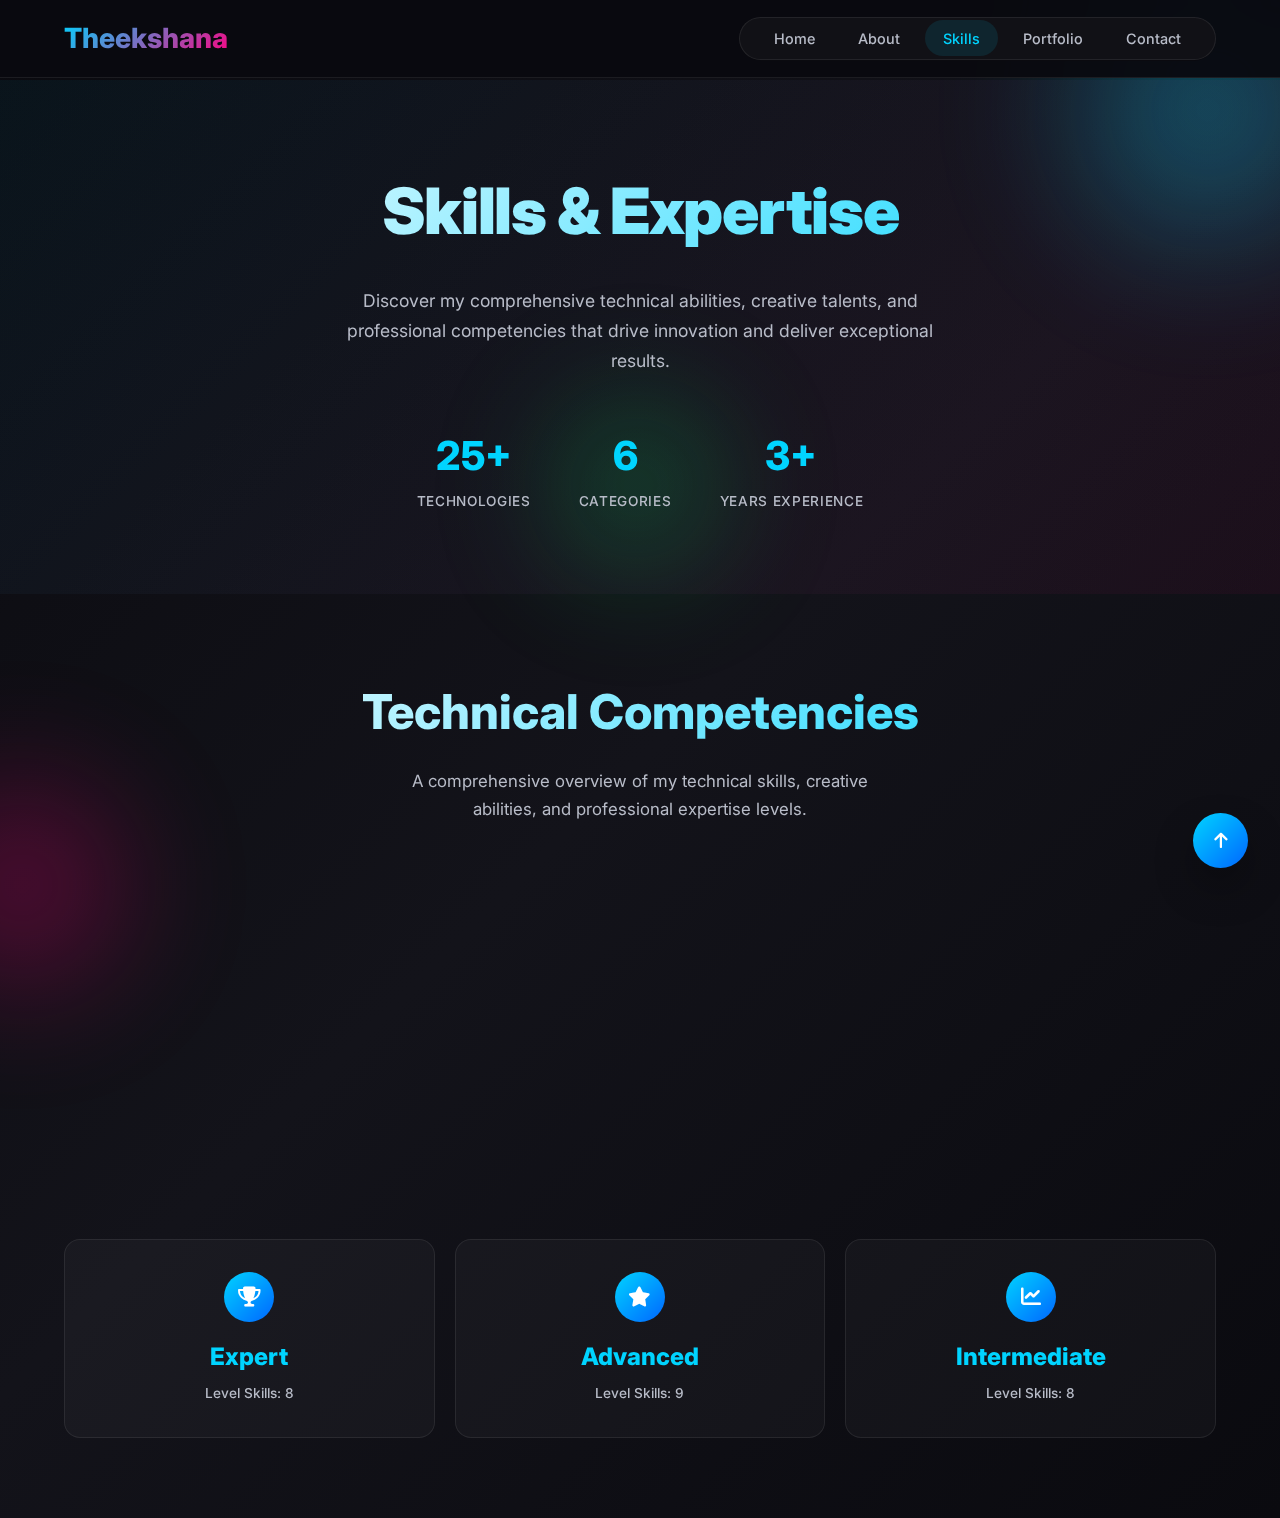
<file: Services.html>
<!DOCTYPE html>
<html lang="en"> 
<head>
    <meta charset="UTF-8">
    <meta name="viewport" content="width=device-width, initial-scale=1.0">
    <title>My Skills - Theekshana Vidushan</title>
    <link rel="stylesheet" href="https://cdnjs.cloudflare.com/ajax/libs/font-awesome/6.4.2/css/all.min.css">
    <style>
        @import url('https://fonts.googleapis.com/css2?family=Inter:wght@300;400;500;600;700;800;900&display=swap');

        :root { 
            --primary: #00D4FF;
            --secondary: #0066FF; 
            --accent: #FF0080;
            --success: #00C851;
            --warning: #FFB900;
            --danger: #FF3547; 
            
            --text-primary: #FFFFFF; 
            --text-secondary: #B8BCC8;
            --text-muted: #6C7293;
            
            --bg-primary: #0A0A0F; 
            --bg-secondary: #13131A;
            --bg-tertiary: #1A1A24;
            --bg-card: rgba(255, 255, 255, 0.03); 
            --bg-card-hover: rgba(255, 255, 255, 0.08);
            
            --border-light: rgba(255, 255, 255, 0.08); 
            --border-medium: rgba(255, 255, 255, 0.15);
            --border-accent: rgba(0, 212, 255, 0.3);
            
            --shadow-sm: 0 4px 6px rgba(0, 0, 0, 0.1);
            --shadow-md: 0 10px 25px rgba(0, 0, 0, 0.2);  
            --shadow-lg: 0 20px 40px rgba(0, 0, 0, 0.3);
            --shadow-glow: 0 0 30px rgba(0, 212, 255, 0.2);
            
            --radius-sm: 8px;
            --radius-md: 16px;
            --radius-lg: 24px;
            --radius-xl: 32px;
            
            --transition-fast: 0.2s cubic-bezier(0.4, 0, 0.2, 1);
            --transition-normal: 0.3s cubic-bezier(0.4, 0, 0.2, 1);
            --transition-slow: 0.5s cubic-bezier(0.4, 0, 0.2, 1);
        }

        * {
            margin: 0;
            padding: 0;
            box-sizing: border-box;
        }

        body {
            font-family: 'Inter', -apple-system, BlinkMacSystemFont, sans-serif;
            background: linear-gradient(135deg, var(--bg-primary) 0%, var(--bg-secondary) 50%, var(--bg-primary) 100%);
            color: var(--text-primary);
            line-height: 1.6;
            overflow-x: hidden;
            min-height: 100vh;
        }

        /* Background Animation */
        .bg-animation {
            position: fixed;
            top: 0;
            left: 0;
            width: 100vw;
            height: 100vh;
            z-index: -2;
            opacity: 0.4;
        }

        .bg-orb {
            position: absolute;
            border-radius: 50%;
            filter: blur(60px);
            animation: float 8s ease-in-out infinite;
        }

        .bg-orb:nth-child(1) {
            width: 400px;
            height: 400px;
            background: radial-gradient(circle, var(--primary) 0%, transparent 70%);
            top: -10%;
            right: -10%;
            animation-delay: 0s;
        }

        .bg-orb:nth-child(2) {
            width: 300px;
            height: 300px;
            background: radial-gradient(circle, var(--accent) 0%, transparent 70%);
            bottom: -15%;
            left: -10%;
            animation-delay: 4s;
        }

        .bg-orb:nth-child(3) {
            width: 250px;
            height: 250px;
            background: radial-gradient(circle, var(--success) 0%, transparent 70%);
            top: 40%;
            left: 40%;
            animation-delay: 2s;
        }

        @keyframes float {
            0%, 100% { transform: translate(0px, 0px) scale(1); }
            33% { transform: translate(30px, -30px) scale(1.1); }
            66% { transform: translate(-20px, 20px) scale(0.9); }
        }

        /* ===== HEADER ===== */
        .header {
            position: fixed;
            top: 0;
            left: 0;
            width: 100%;
            padding: 1rem 5%;
            background: rgba(10, 10, 15, 0.95);
            backdrop-filter: blur(20px) saturate(1.8);
            border-bottom: 1px solid var(--border-light);
            z-index: 1000;
            transition: all var(--transition-normal);
        }

        .header.scrolled {
            background: rgba(5, 5, 10, 0.98);
            border-bottom-color: rgba(0, 212, 255, 0.3);
        }

        .nav {
            display: flex;
            align-items: center;
            justify-content: space-between;
            max-width: 1400px;
            margin: 0 auto;
        }

        .logo {
            font-size: 1.75rem;
            font-weight: 800;
            background: linear-gradient(135deg, var(--primary), var(--accent));
            -webkit-background-clip: text;
            background-clip: text;
            -webkit-text-fill-color: transparent;
            text-decoration: none;
            transition: transform var(--transition-normal);
            cursor: pointer;
        }

        .logo:hover { transform: scale(1.05); }

        /* Desktop nav */
        .nav-menu {
            display: flex;
            list-style: none;
            gap: 0.5rem;
            background: var(--bg-card);
            padding: 0.5rem 1rem;
            border-radius: 50px;
            border: 1px solid var(--border-light);
            backdrop-filter: blur(10px);
        }

        .nav-link {
            color: var(--text-secondary);
            text-decoration: none;
            padding: 0.6rem 1.1rem;
            border-radius: 25px;
            font-weight: 500;
            font-size: 0.9rem;
            transition: all var(--transition-normal);
        }

        .nav-link:hover, .nav-link.active {
            color: var(--primary);
            background: rgba(0, 212, 255, 0.1);
        }

        /* Hamburger */
        .menu-toggle {
            display: none;
            flex-direction: column;
            cursor: pointer;
            gap: 5px;
            padding: 4px;
        }

        .menu-toggle span {
            display: block;
            width: 25px;
            height: 3px;
            background: var(--text-primary);
            border-radius: 3px;
            transition: all 0.3s ease;
        }

        .menu-toggle.active span:nth-child(1) { transform: rotate(45deg) translate(5px, 6px); }
        .menu-toggle.active span:nth-child(2) { opacity: 0; }
        .menu-toggle.active span:nth-child(3) { transform: rotate(-45deg) translate(5px, -6px); }

        /* ===== HERO ===== */
        .hero {
            margin-top: 80px;
            padding: 80px 5%;
            text-align: center;
            background: linear-gradient(135deg, rgba(0, 212, 255, 0.05) 0%, rgba(255, 0, 128, 0.05) 100%);
        }

        .hero h1 {
            font-size: clamp(2rem, 5vw, 4rem);
            font-weight: 900;
            margin-bottom: 1.5rem;
            background: linear-gradient(135deg, var(--text-primary), var(--primary));
            -webkit-background-clip: text;
            background-clip: text;
            -webkit-text-fill-color: transparent;
            letter-spacing: -0.02em;
        }

        .hero p {
            font-size: 1.1rem;
            color: var(--text-secondary);
            max-width: 600px;
            margin: 0 auto 2rem;
            line-height: 1.7;
        }

        .hero-stats {
            display: flex;
            justify-content: center;
            gap: 3rem;
            margin-top: 3rem;
            flex-wrap: wrap;
        }

        .stat { text-align: center; }

        .stat-number {
            font-size: 2.5rem;
            font-weight: 800;
            color: var(--primary);
            display: block;
        }

        .stat-label {
            color: var(--text-secondary);
            font-size: 0.85rem;
            font-weight: 500;
            text-transform: uppercase;
            letter-spacing: 0.05em;
        }

        /* ===== SKILLS SECTION ===== */
        .skills-section {
            padding: 80px 5%;
            max-width: 1400px;
            margin: 0 auto;
        }

        .section-header {
            text-align: center;
            margin-bottom: 4rem;
        }

        .section-title {
            font-size: clamp(1.8rem, 4vw, 3rem);
            font-weight: 800;
            margin-bottom: 1rem;
            background: linear-gradient(135deg, var(--text-primary), var(--primary));
            -webkit-background-clip: text;
            background-clip: text;
            -webkit-text-fill-color: transparent;
        }

        .section-subtitle {
            font-size: 1.05rem;
            color: var(--text-secondary);
            max-width: 500px;
            margin: 0 auto;
            line-height: 1.7;
        }

        /* Skills Grid */
        .skills-grid {
            display: grid;
            grid-template-columns: repeat(auto-fit, minmax(340px, 1fr));
            gap: 1.5rem;
            margin-bottom: 4rem;
        }

        /* Skill Category Cards */
        .skill-category {
            background: var(--bg-card);
            border: 1px solid var(--border-light);
            border-radius: var(--radius-lg);
            backdrop-filter: blur(20px);
            transition: all var(--transition-slow);
            overflow: hidden;
            position: relative;
            cursor: pointer;
        }

        .skill-category:hover {
            transform: translateY(-6px);
            border-color: var(--border-accent);
            box-shadow: var(--shadow-lg), var(--shadow-glow);
        }

        .category-header {
            display: flex;
            align-items: center;
            justify-content: space-between;
            padding: 1.75rem;
            border-bottom: 1px solid transparent;
            transition: border-color var(--transition-normal);
            gap: 1rem;
        }

        .skill-category.expanded .category-header {
            border-bottom-color: var(--border-light);
        }

        .category-info {
            display: flex;
            align-items: center;
            gap: 1.25rem;
            flex: 1;
            min-width: 0;
        }

        .category-icon {
            width: 55px;
            height: 55px;
            min-width: 55px;
            background: linear-gradient(135deg, var(--primary), var(--secondary));
            border-radius: var(--radius-md);
            display: flex;
            align-items: center;
            justify-content: center;
            font-size: 1.4rem;
            color: var(--text-primary);
            box-shadow: var(--shadow-md);
            transition: all var(--transition-normal);
        }

        .skill-category:hover .category-icon {
            transform: scale(1.1) rotate(5deg);
        }

        .category-details h3 {
            font-size: 1.15rem;
            font-weight: 700;
            color: var(--text-primary);
            margin-bottom: 0.2rem;
        }

        .category-count {
            font-size: 0.8rem;
            color: var(--text-muted);
            font-weight: 500;
        }

        .expand-btn {
            width: 38px;
            height: 38px;
            min-width: 38px;
            border-radius: 50%;
            background: rgba(255, 255, 255, 0.05);
            border: 1px solid var(--border-light);
            display: flex;
            align-items: center;
            justify-content: center;
            color: var(--text-secondary);
            transition: all var(--transition-normal);
            cursor: pointer;
        }

        .expand-btn:hover {
            background: rgba(0, 212, 255, 0.1);
            border-color: var(--border-accent);
            color: var(--primary);
        }

        .skill-category.expanded .expand-btn {
            transform: rotate(180deg);
            background: rgba(0, 212, 255, 0.1);
            color: var(--primary);
        }

        /* Skills List */
        .skills-list {
            max-height: 0;
            overflow: hidden;
            transition: all var(--transition-slow);
        }

        .skill-category.expanded .skills-list {
            max-height: 1200px;
        }

        .skills-list-inner {
            padding: 1.25rem 1.75rem 1.75rem;
            display: flex;
            flex-direction: column;
            gap: 0.75rem;
        }

        /* Skill Items */
        .skill-item {
            display: flex;
            align-items: center;
            justify-content: space-between;
            padding: 1rem 1.25rem;
            background: rgba(255, 255, 255, 0.02);
            border: 1px solid var(--border-light);
            border-radius: var(--radius-md);
            transition: all var(--transition-normal);
            position: relative;
            overflow: hidden;
            gap: 1rem;
        }

        .skill-item::before {
            content: '';
            position: absolute;
            top: 0;
            left: -100%;
            width: 100%;
            height: 100%;
            background: linear-gradient(90deg, transparent, rgba(0, 212, 255, 0.08), transparent);
            transition: left 0.6s ease;
        }

        .skill-item:hover {
            background: var(--bg-card-hover);
            border-color: var(--border-accent);
            transform: translateX(6px);
            box-shadow: var(--shadow-md);
        }

        .skill-item:hover::before { left: 100%; }

        .skill-info {
            display: flex;
            align-items: center;
            gap: 0.875rem;
            flex: 1;
            min-width: 0;
        }

        .skill-icon {
            width: 40px;
            height: 40px;
            min-width: 40px;
            border-radius: var(--radius-sm);
            background: rgba(255, 255, 255, 0.05);
            display: flex;
            align-items: center;
            justify-content: center;
            font-size: 1.15rem;
            transition: all var(--transition-normal);
        }

        .skill-item:hover .skill-icon {
            transform: scale(1.1);
            background: rgba(255, 255, 255, 0.1);
        }

        .skill-name {
            font-size: 1rem;
            font-weight: 600;
            color: var(--text-primary);
            white-space: nowrap;
            overflow: hidden;
            text-overflow: ellipsis;
        }

        /* Level Bar */
        .skill-level {
            display: flex;
            align-items: center;
            gap: 0.75rem;
            flex-shrink: 0;
        }

        .level-bar {
            width: 100px;
            height: 5px;
            background: rgba(255, 255, 255, 0.1);
            border-radius: 3px;
            overflow: hidden;
        }

        .level-progress {
            height: 100%;
            background: linear-gradient(90deg, var(--primary), var(--secondary));
            border-radius: 3px;
            width: 0%;
            transition: width 1s ease;
            position: relative;
            overflow: hidden;
        }

        .level-progress::after {
            content: '';
            position: absolute;
            top: 0;
            left: -100%;
            width: 100%;
            height: 100%;
            background: linear-gradient(90deg, transparent, rgba(255,255,255,0.4), transparent);
            animation: shimmer 2s infinite;
        }

        @keyframes shimmer {
            0% { left: -100%; }
            100% { left: 100%; }
        }

        .level-text {
            font-size: 0.78rem;
            font-weight: 600;
            color: var(--text-secondary);
            white-space: nowrap;
            min-width: 72px;
            text-align: right;
        }

        /* Level colors */
        .level-expert .level-progress { background: linear-gradient(90deg, var(--success), #00FF7F); }
        .level-advanced .level-progress { background: linear-gradient(90deg, var(--primary), var(--secondary)); }
        .level-intermediate .level-progress { background: linear-gradient(90deg, var(--warning), #FFC107); }
        .level-beginner .level-progress { background: linear-gradient(90deg, var(--accent), #FF6B9D); }

        /* Quick Stats */
        .quick-stats {
            display: grid;
            grid-template-columns: repeat(auto-fit, minmax(180px, 1fr));
            gap: 1.25rem;
            margin-top: 4rem;
        }

        .stat-card {
            background: var(--bg-card);
            border: 1px solid var(--border-light);
            border-radius: var(--radius-md);
            padding: 2rem 1.5rem;
            text-align: center;
            transition: all var(--transition-normal);
        }

        .stat-card:hover {
            transform: translateY(-4px);
            border-color: var(--border-accent);
            box-shadow: var(--shadow-md);
        }

        .stat-icon {
            width: 50px;
            height: 50px;
            margin: 0 auto 1rem;
            background: linear-gradient(135deg, var(--primary), var(--secondary));
            border-radius: 50%;
            display: flex;
            align-items: center;
            justify-content: center;
            font-size: 1.25rem;
        }

        .stat-value {
            font-size: 1.5rem;
            font-weight: 800;
            color: var(--primary);
            margin-bottom: 0.4rem;
        }

        .stat-description {
            color: var(--text-secondary);
            font-size: 0.85rem;
            font-weight: 500;
        }

        /* FAB */
        .fab {
            position: fixed;
            bottom: 2rem;
            right: 2rem;
            width: 55px;
            height: 55px;
            background: linear-gradient(135deg, var(--primary), var(--secondary));
            border-radius: 50%;
            display: flex;
            align-items: center;
            justify-content: center;
            color: var(--text-primary);
            font-size: 1.1rem;
            box-shadow: var(--shadow-lg);
            transition: all var(--transition-normal);
            z-index: 999;
            border: none;
            cursor: pointer;
        }

        .fab:hover { transform: scale(1.1); box-shadow: var(--shadow-glow); }

        /* Fade in animation */
        .fade-in-up {
            animation: fadeInUp 0.7s ease-out forwards;
            opacity: 0;
        }

        @keyframes fadeInUp {
            from { opacity: 0; transform: translateY(24px); }
            to   { opacity: 1; transform: translateY(0); }
        }

        .skill-category:nth-child(1) { animation-delay: 0.05s; }
        .skill-category:nth-child(2) { animation-delay: 0.15s; }
        .skill-category:nth-child(3) { animation-delay: 0.25s; }
        .skill-category:nth-child(4) { animation-delay: 0.35s; }
        .skill-category:nth-child(5) { animation-delay: 0.45s; }
        .skill-category:nth-child(6) { animation-delay: 0.55s; }

        /* Scrollbar */
        ::-webkit-scrollbar { width: 6px; }
        ::-webkit-scrollbar-track { background: var(--bg-secondary); }
        ::-webkit-scrollbar-thumb { background: var(--border-medium); border-radius: 4px; }
        ::-webkit-scrollbar-thumb:hover { background: var(--border-accent); }

        /* ===== RESPONSIVE ===== */

        /* Tablet */
        @media (max-width: 900px) {
            .skills-grid {
                grid-template-columns: 1fr;
            }
        }

        /* Mobile — hamburger nav */
        @media (max-width: 768px) {
            .menu-toggle { display: flex; }

            .nav-menu {
                position: fixed;
                top: 73px;
                right: -100%;
                width: 280px;
                height: calc(100vh - 73px);
                background: rgba(10, 10, 15, 0.98);
                backdrop-filter: blur(20px);
                flex-direction: column;
                gap: 0;
                padding: 1.5rem 1rem;
                border-radius: 0;
                border: none;
                border-left: 1px solid var(--border-light);
                transition: right 0.3s ease;
            }

            .nav-menu.open {
                right: 0;
            }

            .nav-link {
                display: block;
                padding: 0.9rem 1rem;
                border-bottom: 1px solid var(--border-light);
                border-radius: 0;
                font-size: 1rem;
            }

            .hero { padding: 60px 5%; }
            .hero-stats { gap: 1.75rem; }
            .skills-section { padding: 60px 4%; }

            /* Keep skill-item in a row but shrink the bar */
            .level-bar { width: 70px; }
            .level-text { min-width: 64px; font-size: 0.72rem; }
        }

        @media (max-width: 480px) {
            .header { padding: 1rem 4%; }
            .hero { padding: 50px 4%; }
            .skills-section { padding: 50px 4%; }

            .category-header { padding: 1.25rem; }
            .skills-list-inner { padding: 1rem 1.25rem 1.25rem; }

            /* On very small screens stack skill-item content */
            .skill-item {
                flex-direction: column;
                align-items: flex-start;
                gap: 0.75rem;
            }

            .skill-info { width: 100%; }

            .skill-level {
                width: 100%;
                justify-content: space-between;
            }

            .level-bar { flex: 1; width: auto; }
            .level-text { min-width: 70px; text-align: right; }

            .fab { bottom: 1rem; right: 1rem; width: 48px; height: 48px; }

            .stat-value { font-size: 1.25rem; }
        }
    </style>
</head>
<body>
    <!-- Background -->
    <div class="bg-animation">
        <div class="bg-orb"></div>
        <div class="bg-orb"></div>
        <div class="bg-orb"></div>
    </div>

    <!-- Header -->
    <header class="header" id="header">
        <nav class="nav">
            <a href="index.html" class="logo">Theekshana</a>

            <ul class="nav-menu" id="nav-menu">
                <li><a href="index.html" class="nav-link">Home</a></li>
                <li><a href="about.html" class="nav-link">About</a></li>
                <li><a href="Services.html" class="nav-link active">Skills</a></li>
                <li><a href="Portforlio.html" class="nav-link">Portfolio</a></li>
                <li><a href="contactus.html" class="nav-link">Contact</a></li>
            </ul>

            <div class="menu-toggle" id="menu-toggle">
                <span></span>
                <span></span>
                <span></span>
            </div>
        </nav>
    </header>

    <!-- Hero -->
    <section class="hero">
        <h1>Skills & Expertise</h1>
        <p>Discover my comprehensive technical abilities, creative talents, and professional competencies that drive innovation and deliver exceptional results.</p>
        <div class="hero-stats">
            <div class="stat">
                <span class="stat-number">25+</span>
                <span class="stat-label">Technologies</span>
            </div>
            <div class="stat">
                <span class="stat-number">6</span>
                <span class="stat-label">Categories</span>
            </div>
            <div class="stat">
                <span class="stat-number">3+</span>
                <span class="stat-label">Years Experience</span>
            </div>
        </div>
    </section>

    <!-- Skills Section -->
    <section class="skills-section">
        <div class="section-header">
            <h2 class="section-title">Technical Competencies</h2>
            <p class="section-subtitle">A comprehensive overview of my technical skills, creative abilities, and professional expertise levels.</p>
        </div>

        <div class="skills-grid">

            <!-- Frontend Development -->
            <div class="skill-category fade-in-up" onclick="toggleCategory(this)">
                <div class="category-header">
                    <div class="category-info">
                        <div class="category-icon"><i class="fas fa-code"></i></div>
                        <div class="category-details">
                            <h3>Frontend Development</h3>
                            <span class="category-count">6 Technologies</span>
                        </div>
                    </div>
                    <button class="expand-btn"><i class="fas fa-chevron-down"></i></button>
                </div>
                <div class="skills-list">
                    <div class="skills-list-inner">
                        <div class="skill-item">
                            <div class="skill-info">
                                <div class="skill-icon" style="color:#E34F26;"><i class="fab fa-html5"></i></div>
                                <div class="skill-name">HTML5</div>
                            </div>
                            <div class="skill-level level-expert">
                                <div class="level-bar"><div class="level-progress" data-width="95"></div></div>
                                <div class="level-text">Expert</div>
                            </div>
                        </div>
                        <div class="skill-item">
                            <div class="skill-info">
                                <div class="skill-icon" style="color:#1572B6;"><i class="fab fa-css3-alt"></i></div>
                                <div class="skill-name">CSS3</div>
                            </div>
                            <div class="skill-level level-expert">
                                <div class="level-bar"><div class="level-progress" data-width="90"></div></div>
                                <div class="level-text">Expert</div>
                            </div>
                        </div>
                        <div class="skill-item">
                            <div class="skill-info">
                                <div class="skill-icon" style="color:#F7DF1E;"><i class="fab fa-js-square"></i></div>
                                <div class="skill-name">JavaScript</div>
                            </div>
                            <div class="skill-level level-advanced">
                                <div class="level-bar"><div class="level-progress" data-width="85"></div></div>
                                <div class="level-text">Advanced</div>
                            </div>
                        </div>
                        <div class="skill-item">
                            <div class="skill-info">
                                <div class="skill-icon" style="color:#61DAFB;"><i class="fab fa-react"></i></div>
                                <div class="skill-name">React</div>
                            </div>
                            <div class="skill-level level-advanced">
                                <div class="level-bar"><div class="level-progress" data-width="80"></div></div>
                                <div class="level-text">Advanced</div>
                            </div>
                        </div>
                        <div class="skill-item">
                            <div class="skill-info">
                                <div class="skill-icon" style="color:#68217A;"><i class="fab fa-microsoft"></i></div>
                                <div class="skill-name">C#</div>
                            </div>
                            <div class="skill-level level-intermediate">
                                <div class="level-bar"><div class="level-progress" data-width="75"></div></div>
                                <div class="level-text">Intermediate</div>
                            </div>
                        </div>
                        <div class="skill-item">
                            <div class="skill-info">
                                <div class="skill-icon" style="color:#339933;"><i class="fab fa-node-js"></i></div>
                                <div class="skill-name">Node.js</div>
                            </div>
                            <div class="skill-level level-intermediate">
                                <div class="level-bar"><div class="level-progress" data-width="70"></div></div>
                                <div class="level-text">Intermediate</div>
                            </div>
                        </div>
                    </div>
                </div>
            </div>

            <!-- Backend Development -->
            <div class="skill-category fade-in-up" onclick="toggleCategory(this)">
                <div class="category-header">
                    <div class="category-info">
                        <div class="category-icon"><i class="fas fa-server"></i></div>
                        <div class="category-details">
                            <h3>Backend Development</h3>
                            <span class="category-count">4 Technologies</span>
                        </div>
                    </div>
                    <button class="expand-btn"><i class="fas fa-chevron-down"></i></button>
                </div>
                <div class="skills-list">
                    <div class="skills-list-inner">
                        <div class="skill-item">
                            <div class="skill-info">
                                <div class="skill-icon" style="color:#00599C;"><i class="fas fa-copyright"></i></div>
                                <div class="skill-name">C++</div>
                            </div>
                            <div class="skill-level level-expert">
                                <div class="level-bar"><div class="level-progress" data-width="90"></div></div>
                                <div class="level-text">Expert</div>
                            </div>
                        </div>
                        <div class="skill-item">
                            <div class="skill-info">
                                <div class="skill-icon" style="color:#ED8B00;"><i class="fab fa-java"></i></div>
                                <div class="skill-name">Java</div>
                            </div>
                            <div class="skill-level level-advanced">
                                <div class="level-bar"><div class="level-progress" data-width="85"></div></div>
                                <div class="level-text">Advanced</div>
                            </div>
                        </div>
                        <div class="skill-item">
                            <div class="skill-info">
                                <div class="skill-icon" style="color:#3776AB;"><i class="fab fa-python"></i></div>
                                <div class="skill-name">Python</div>
                            </div>
                            <div class="skill-level level-advanced">
                                <div class="level-bar"><div class="level-progress" data-width="80"></div></div>
                                <div class="level-text">Advanced</div>
                            </div>
                        </div>
                        <div class="skill-item">
                            <div class="skill-info">
                                <div class="skill-icon" style="color:#FF2D20;"><i class="fas fa-fire"></i></div>
                                <div class="skill-name">Laravel / PHP</div>
                            </div>
                            <div class="skill-level level-intermediate">
                                <div class="level-bar"><div class="level-progress" data-width="70"></div></div>
                                <div class="level-text">Intermediate</div>
                            </div>
                        </div>
                    </div>
                </div>
            </div>

            <!-- Mobile Development -->
            <div class="skill-category fade-in-up" onclick="toggleCategory(this)">
                <div class="category-header">
                    <div class="category-info">
                        <div class="category-icon"><i class="fas fa-mobile-alt"></i></div>
                        <div class="category-details">
                            <h3>Mobile Development</h3>
                            <span class="category-count">3 Technologies</span>
                        </div>
                    </div>
                    <button class="expand-btn"><i class="fas fa-chevron-down"></i></button>
                </div>
                <div class="skills-list">
                    <div class="skills-list-inner">
                        <div class="skill-item">
                            <div class="skill-info">
                                <div class="skill-icon" style="color:#3DDC84;"><i class="fab fa-android"></i></div>
                                <div class="skill-name">Android Studio</div>
                            </div>
                            <div class="skill-level level-advanced">
                                <div class="level-bar"><div class="level-progress" data-width="85"></div></div>
                                <div class="level-text">Advanced</div>
                            </div>
                        </div>
                        <div class="skill-item">
                            <div class="skill-info">
                                <div class="skill-icon" style="color:#02569B;"><i class="fas fa-mobile"></i></div>
                                <div class="skill-name">Flutter</div>
                            </div>
                            <div class="skill-level level-intermediate">
                                <div class="level-bar"><div class="level-progress" data-width="75"></div></div>
                                <div class="level-text">Intermediate</div>
                            </div>
                        </div>
                        <div class="skill-item">
                            <div class="skill-info">
                                <div class="skill-icon" style="color:#007ACC;"><i class="fab fa-swift"></i></div>
                                <div class="skill-name">iOS Development</div>
                            </div>
                            <div class="skill-level level-intermediate">
                                <div class="level-bar"><div class="level-progress" data-width="65"></div></div>
                                <div class="level-text">Intermediate</div>
                            </div>
                        </div>
                    </div>
                </div>
            </div>

            <!-- Database & Cloud -->
            <div class="skill-category fade-in-up" onclick="toggleCategory(this)">
                <div class="category-header">
                    <div class="category-info">
                        <div class="category-icon"><i class="fas fa-database"></i></div>
                        <div class="category-details">
                            <h3>Database & Cloud</h3>
                            <span class="category-count">3 Technologies</span>
                        </div>
                    </div>
                    <button class="expand-btn"><i class="fas fa-chevron-down"></i></button>
                </div>
                <div class="skills-list">
                    <div class="skills-list-inner">
                        <div class="skill-item">
                            <div class="skill-info">
                                <div class="skill-icon" style="color:#336791;"><i class="fas fa-database"></i></div>
                                <div class="skill-name">MySQL</div>
                            </div>
                            <div class="skill-level level-advanced">
                                <div class="level-bar"><div class="level-progress" data-width="80"></div></div>
                                <div class="level-text">Advanced</div>
                            </div>
                        </div>
                        <div class="skill-item">
                            <div class="skill-info">
                                <div class="skill-icon" style="color:#47A248;"><i class="fas fa-leaf"></i></div>
                                <div class="skill-name">MongoDB</div>
                            </div>
                            <div class="skill-level level-intermediate">
                                <div class="level-bar"><div class="level-progress" data-width="70"></div></div>
                                <div class="level-text">Intermediate</div>
                            </div>
                        </div>
                        <div class="skill-item">
                            <div class="skill-info">
                                <div class="skill-icon" style="color:#FF9900;"><i class="fab fa-aws"></i></div>
                                <div class="skill-name">AWS</div>
                            </div>
                            <div class="skill-level level-intermediate">
                                <div class="level-bar"><div class="level-progress" data-width="65"></div></div>
                                <div class="level-text">Intermediate</div>
                            </div>
                        </div>
                    </div>
                </div>
            </div>

            <!-- Graphic Design -->
            <div class="skill-category fade-in-up" onclick="toggleCategory(this)">
                <div class="category-header">
                    <div class="category-info">
                        <div class="category-icon"><i class="fas fa-palette"></i></div>
                        <div class="category-details">
                            <h3>Graphic Design</h3>
                            <span class="category-count">5 Tools</span>
                        </div>
                    </div>
                    <button class="expand-btn"><i class="fas fa-chevron-down"></i></button>
                </div>
                <div class="skills-list">
                    <div class="skills-list-inner">
                        <div class="skill-item">
                            <div class="skill-info">
                                <div class="skill-icon" style="color:#31A8FF;"><i class="fas fa-layer-group"></i></div>
                                <div class="skill-name">Adobe Photoshop</div>
                            </div>
                            <div class="skill-level level-expert">
                                <div class="level-bar"><div class="level-progress" data-width="90"></div></div>
                                <div class="level-text">Expert</div>
                            </div>
                        </div>
                        <div class="skill-item">
                            <div class="skill-info">
                                <div class="skill-icon" style="color:#FF9A00;"><i class="fas fa-bezier-curve"></i></div>
                                <div class="skill-name">Adobe Illustrator</div>
                            </div>
                            <div class="skill-level level-advanced">
                                <div class="level-bar"><div class="level-progress" data-width="85"></div></div>
                                <div class="level-text">Advanced</div>
                            </div>
                        </div>
                        <div class="skill-item">
                            <div class="skill-info">
                                <div class="skill-icon" style="color:#31A8FF;"><i class="fas fa-camera"></i></div>
                                <div class="skill-name">Adobe Lightroom</div>
                            </div>
                            <div class="skill-level level-advanced">
                                <div class="level-bar"><div class="level-progress" data-width="80"></div></div>
                                <div class="level-text">Advanced</div>
                            </div>
                        </div>
                        <div class="skill-item">
                            <div class="skill-info">
                                <div class="skill-icon" style="color:#FF3366;"><i class="fas fa-file-alt"></i></div>
                                <div class="skill-name">Adobe InDesign</div>
                            </div>
                            <div class="skill-level level-intermediate">
                                <div class="level-bar"><div class="level-progress" data-width="75"></div></div>
                                <div class="level-text">Intermediate</div>
                            </div>
                        </div>
                        <div class="skill-item">
                            <div class="skill-info">
                                <div class="skill-icon" style="color:#1769FF;"><i class="fab fa-figma"></i></div>
                                <div class="skill-name">Figma</div>
                            </div>
                            <div class="skill-level level-advanced">
                                <div class="level-bar"><div class="level-progress" data-width="85"></div></div>
                                <div class="level-text">Advanced</div>
                            </div>
                        </div>
                    </div>
                </div>
            </div>

            <!-- Soft Skills -->
            <div class="skill-category fade-in-up" onclick="toggleCategory(this)">
                <div class="category-header">
                    <div class="category-info">
                        <div class="category-icon"><i class="fas fa-user-friends"></i></div>
                        <div class="category-details">
                            <h3>Soft Skills</h3>
                            <span class="category-count">5 Competencies</span>
                        </div>
                    </div>
                    <button class="expand-btn"><i class="fas fa-chevron-down"></i></button>
                </div>
                <div class="skills-list">
                    <div class="skills-list-inner">
                        <div class="skill-item">
                            <div class="skill-info">
                                <div class="skill-icon" style="color:var(--success);"><i class="fas fa-users"></i></div>
                                <div class="skill-name">Team Collaboration</div>
                            </div>
                            <div class="skill-level level-expert">
                                <div class="level-bar"><div class="level-progress" data-width="95"></div></div>
                                <div class="level-text">Expert</div>
                            </div>
                        </div>
                        <div class="skill-item">
                            <div class="skill-info">
                                <div class="skill-icon" style="color:var(--warning);"><i class="fas fa-lightbulb"></i></div>
                                <div class="skill-name">Problem Solving</div>
                            </div>
                            <div class="skill-level level-expert">
                                <div class="level-bar"><div class="level-progress" data-width="90"></div></div>
                                <div class="level-text">Expert</div>
                            </div>
                        </div>
                        <div class="skill-item">
                            <div class="skill-info">
                                <div class="skill-icon" style="color:var(--primary);"><i class="fas fa-comments"></i></div>
                                <div class="skill-name">Communication</div>
                            </div>
                            <div class="skill-level level-advanced">
                                <div class="level-bar"><div class="level-progress" data-width="85"></div></div>
                                <div class="level-text">Advanced</div>
                            </div>
                        </div>
                        <div class="skill-item">
                            <div class="skill-info">
                                <div class="skill-icon" style="color:var(--accent);"><i class="fas fa-rocket"></i></div>
                                <div class="skill-name">Leadership</div>
                            </div>
                            <div class="skill-level level-advanced">
                                <div class="level-bar"><div class="level-progress" data-width="80"></div></div>
                                <div class="level-text">Advanced</div>
                            </div>
                        </div>
                        <div class="skill-item">
                            <div class="skill-info">
                                <div class="skill-icon" style="color:#9C27B0;"><i class="fas fa-brain"></i></div>
                                <div class="skill-name">Creative Thinking</div>
                            </div>
                            <div class="skill-level level-expert">
                                <div class="level-bar"><div class="level-progress" data-width="88"></div></div>
                                <div class="level-text">Expert</div>
                            </div>
                        </div>
                    </div>
                </div>
            </div>

        </div>

        <!-- Quick Stats -->
        <div class="quick-stats">
            <div class="stat-card">
                <div class="stat-icon"><i class="fas fa-trophy"></i></div>
                <div class="stat-value">Expert</div>
                <div class="stat-description">Level Skills: 8</div>
            </div>
            <div class="stat-card">
                <div class="stat-icon"><i class="fas fa-star"></i></div>
                <div class="stat-value">Advanced</div>
                <div class="stat-description">Level Skills: 9</div>
            </div>
            <div class="stat-card">
                <div class="stat-icon"><i class="fas fa-chart-line"></i></div>
                <div class="stat-value">Intermediate</div>
                <div class="stat-description">Level Skills: 8</div>
            </div>
        </div>
    </section>

    <!-- FAB -->
    <button class="fab" onclick="scrollToTop()" title="Back to Top">
        <i class="fas fa-arrow-up"></i>
    </button>

    <script>
        // ── Hamburger menu ──────────────────────────────────────────
        const menuToggle = document.getElementById('menu-toggle');
        const navMenu    = document.getElementById('nav-menu');

        menuToggle.addEventListener('click', (e) => {
            e.stopPropagation();
            menuToggle.classList.toggle('active');
            navMenu.classList.toggle('open');
        });

        document.addEventListener('click', (e) => {
            if (!menuToggle.contains(e.target) && !navMenu.contains(e.target)) {
                menuToggle.classList.remove('active');
                navMenu.classList.remove('open');
            }
        });

        // Close menu on nav link click (mobile)
        navMenu.querySelectorAll('.nav-link').forEach(link => {
            link.addEventListener('click', () => {
                menuToggle.classList.remove('active');
                navMenu.classList.remove('open');
            });
        });

        // ── Header scroll effect ─────────────────────────────────────
        window.addEventListener('scroll', () => {
            document.getElementById('header').classList.toggle('scrolled', window.scrollY > 80);
        });

        // ── Toggle category accordion ────────────────────────────────
        function toggleCategory(el) {
            const isExpanded = el.classList.contains('expanded');

            // Close all others
            document.querySelectorAll('.skill-category.expanded').forEach(c => {
                if (c !== el) c.classList.remove('expanded');
            });

            el.classList.toggle('expanded');

            // Animate skill bars when opening
            if (!isExpanded) {
                setTimeout(() => {
                    el.querySelectorAll('.level-progress').forEach(bar => {
                        bar.style.width = bar.getAttribute('data-width') + '%';
                    });
                }, 300);
            }
        }

        // ── Back to top ──────────────────────────────────────────────
        function scrollToTop() {
            window.scrollTo({ top: 0, behavior: 'smooth' });
        }

        // ── Init — reset all bars to 0 ───────────────────────────────
        document.querySelectorAll('.level-progress').forEach(bar => bar.style.width = '0%');

        // ── Keyboard: Esc closes all ─────────────────────────────────
        document.addEventListener('keydown', (e) => {
            if (e.key === 'Escape') {
                document.querySelectorAll('.skill-category.expanded').forEach(c => c.classList.remove('expanded'));
            }
        });
    </script>
</body>
</html>
</file>
